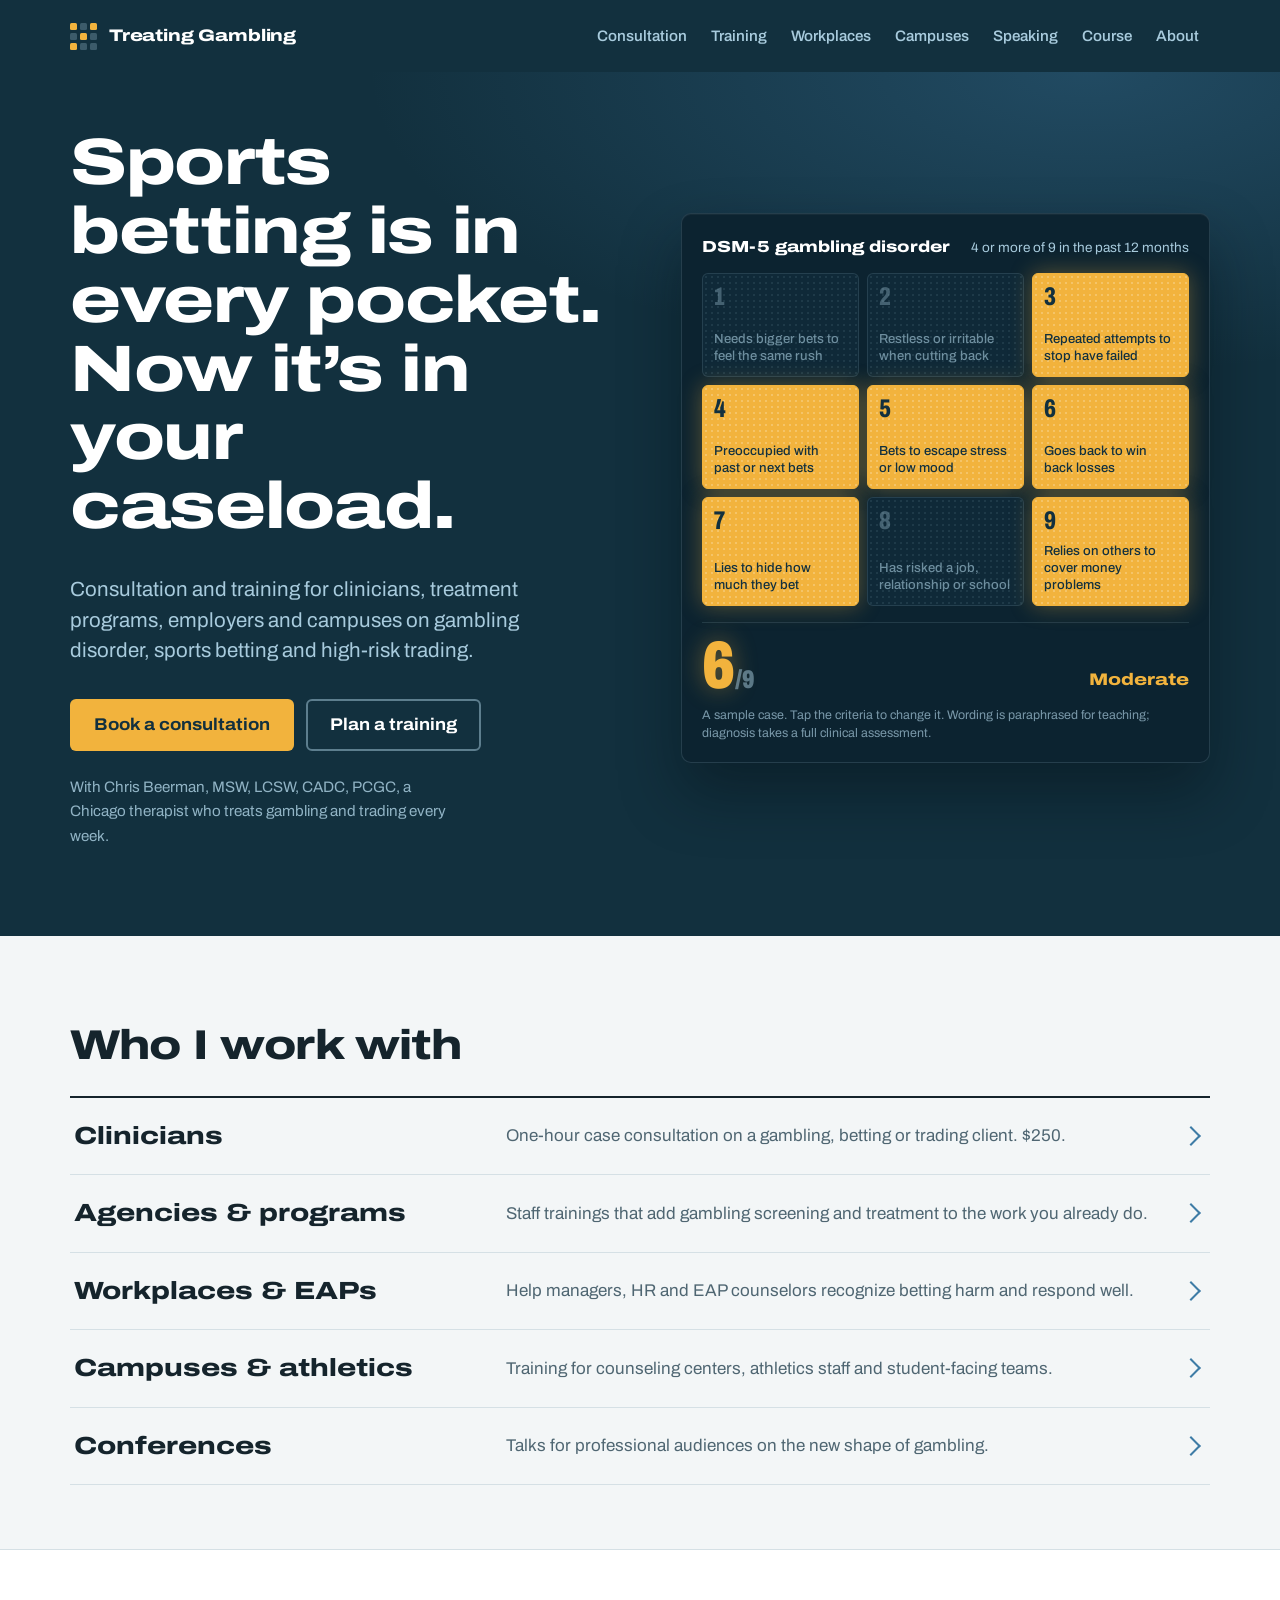
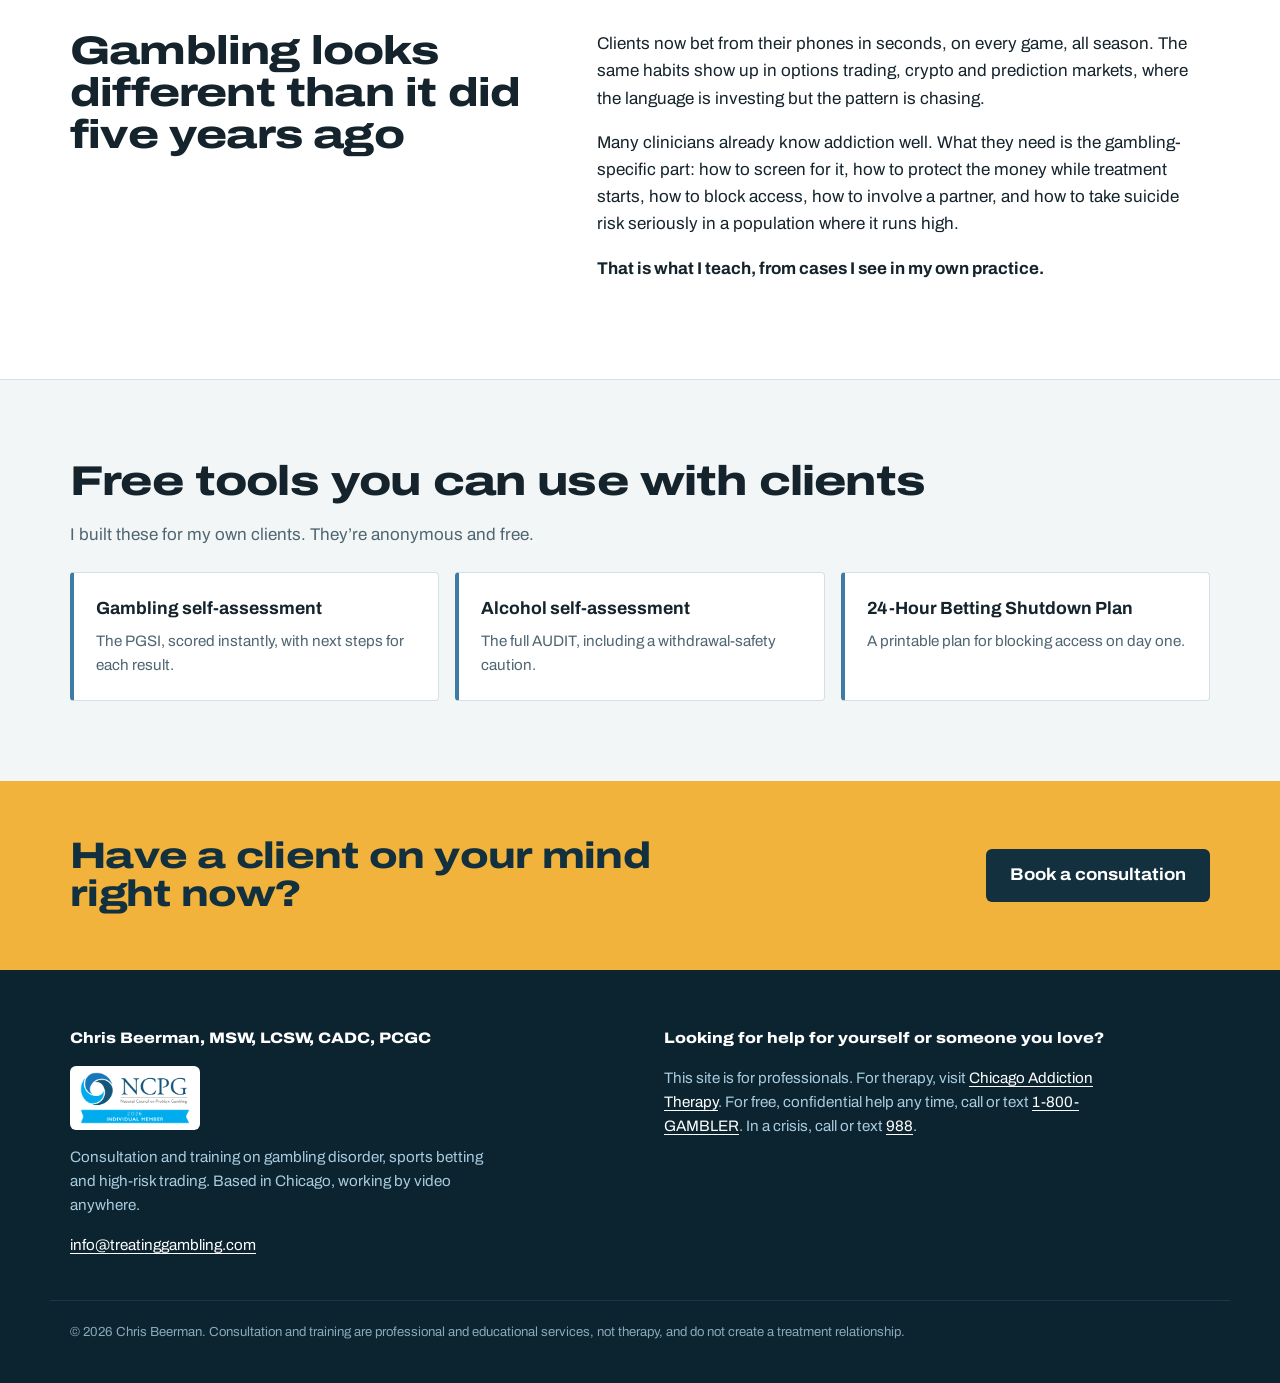
<file: index.html>
<!doctype html>
<html lang="en">
<head>
<!-- Google tag (gtag.js) -->
<script async src="https://www.googletagmanager.com/gtag/js?id=G-GPS27721FX"></script>
<script>
  window.dataLayer = window.dataLayer || [];
  function gtag(){dataLayer.push(arguments);}
  gtag('js', new Date());
  gtag('config', 'G-GPS27721FX');
</script>
<meta charset="utf-8">
<meta name="viewport" content="width=device-width, initial-scale=1">
<title>Treating Gambling: Consultation and Training for Clinicians | Chris Beerman, LCSW</title>
<meta name="description" content="Clinical consultation and training on gambling disorder, sports betting and high-risk trading for clinicians, agencies, workplaces and campuses.">
<link rel="canonical" href="https://treatinggambling.com/">
<meta property="og:title" content="Treating Gambling: Consultation and Training for Clinicians | Chris Beerman, LCSW">
<meta property="og:description" content="Clinical consultation and training on gambling disorder, sports betting and high-risk trading for clinicians, agencies, workplaces and campuses.">
<meta property="og:url" content="https://treatinggambling.com/">
<meta property="og:type" content="website">
<meta name="theme-color" content="#12303E">
<link rel="icon" href="/favicon.svg" type="image/svg+xml">
<link rel="preconnect" href="https://fonts.googleapis.com">
<link rel="preconnect" href="https://fonts.gstatic.com" crossorigin>
<link href="https://fonts.googleapis.com/css2?family=Archivo:wdth,wght@62..125,100..900&display=swap" rel="stylesheet">
<link rel="stylesheet" href="/style.css">
</head>
<body class="p-home">
<a class="skip" href="#main">Skip to content</a>
<header class="site-head">
  <div class="wrap head-row">
    <a class="mark" href="/" aria-label="Treating Gambling, home">
      <span class="mark-grid" aria-hidden="true"><i class="on"></i><i></i><i class="on"></i><i></i><i class="on"></i><i></i><i class="on"></i><i></i><i></i></span>
      <span class="mark-word">Treating Gambling</span>
    </a>
    <nav class="nav-wide" aria-label="Main"><a href="/consultation">Consultation</a><a href="/training">Training</a><a href="/workplaces">Workplaces</a><a href="/campuses">Campuses</a><a href="/speaking">Speaking</a><a href="/course">Course</a><a href="/about">About</a></nav>
    <details class="nav-small">
      <summary>Menu</summary>
      <nav aria-label="Main menu"><a href="/consultation">Consultation</a><a href="/training">Training</a><a href="/workplaces">Workplaces</a><a href="/campuses">Campuses</a><a href="/speaking">Speaking</a><a href="/course">Course</a><a href="/about">About</a><a class="btn btn-amber" href="/consultation">Book a consultation</a></nav>
    </details>
  </div>
</header>
<main id="main">
<section class="hero">
  <div class="wrap hero-grid">
    <div class="hero-copy">
      <h1>Sports betting is in every pocket. Now it&rsquo;s in your caseload.</h1>
      <p class="lede">Consultation and training for clinicians, treatment programs, employers and campuses on gambling disorder, sports betting and high-risk trading.</p>
      <p class="hero-actions">
        <a class="btn btn-amber" href="/consultation">Book a consultation</a>
        <a class="btn btn-ghost" href="/training">Plan a training</a>
      </p>
      <p class="hero-by">With Chris Beerman, MSW, LCSW, CADC, PCGC, a Chicago therapist who treats gambling and trading every week.</p>
    </div>
    <div class="board" id="board">
  <div class="board-head">
    <p class="board-title">DSM-5 gambling disorder</p>
    <p class="board-rule">4 or more of 9 in the past 12 months</p>
  </div>
  <div class="tiles"><button class="tile" type="button" aria-pressed="false" data-i="0"><span class="tile-n">1</span><span class="tile-t">Needs bigger bets to feel the same rush</span></button><button class="tile" type="button" aria-pressed="false" data-i="1"><span class="tile-n">2</span><span class="tile-t">Restless or irritable when cutting back</span></button><button class="tile" type="button" aria-pressed="false" data-i="2"><span class="tile-n">3</span><span class="tile-t">Repeated attempts to stop have failed</span></button><button class="tile" type="button" aria-pressed="false" data-i="3"><span class="tile-n">4</span><span class="tile-t">Preoccupied with past or next bets</span></button><button class="tile" type="button" aria-pressed="false" data-i="4"><span class="tile-n">5</span><span class="tile-t">Bets to escape stress or low mood</span></button><button class="tile" type="button" aria-pressed="false" data-i="5"><span class="tile-n">6</span><span class="tile-t">Goes back to win back losses</span></button><button class="tile" type="button" aria-pressed="false" data-i="6"><span class="tile-n">7</span><span class="tile-t">Lies to hide how much they bet</span></button><button class="tile" type="button" aria-pressed="false" data-i="7"><span class="tile-n">8</span><span class="tile-t">Has risked a job, relationship or school</span></button><button class="tile" type="button" aria-pressed="false" data-i="8"><span class="tile-n">9</span><span class="tile-t">Relies on others to cover money problems</span></button></div>
  <div class="board-foot" aria-live="polite">
    <p class="readout"><span class="count">0</span><span class="of">/9</span></p>
    <p class="sev">Below threshold</p>
  </div>
  <p class="board-note">A sample case. Tap the criteria to change it. Wording is paraphrased for teaching; diagnosis takes a full clinical assessment.</p>
</div>
  </div>
</section>

<section class="who">
  <div class="wrap">
    <h2 class="sec-title">Who I work with</h2>
    <ul class="rows">
      <li><a href="/consultation"><span class="row-name">Clinicians</span><span class="row-desc">One-hour case consultation on a gambling, betting or trading client. $250.</span></a></li>
      <li><a href="/training"><span class="row-name">Agencies &amp; programs</span><span class="row-desc">Staff trainings that add gambling screening and treatment to the work you already do.</span></a></li>
      <li><a href="/workplaces"><span class="row-name">Workplaces &amp; EAPs</span><span class="row-desc">Help managers, HR and EAP counselors recognize betting harm and respond well.</span></a></li>
      <li><a href="/campuses"><span class="row-name">Campuses &amp; athletics</span><span class="row-desc">Training for counseling centers, athletics staff and student-facing teams.</span></a></li>
      <li><a href="/speaking"><span class="row-name">Conferences</span><span class="row-desc">Talks for professional audiences on the new shape of gambling.</span></a></li>
    </ul>
  </div>
</section>

<section class="why">
  <div class="wrap why-grid">
    <h2>Gambling looks different than it did five years ago</h2>
    <div class="why-body">
      <p>Clients now bet from their phones in seconds, on every game, all season. The same habits show up in options trading, crypto and prediction markets, where the language is investing but the pattern is chasing.</p>
      <p>Many clinicians already know addiction well. What they need is the gambling-specific part: how to screen for it, how to protect the money while treatment starts, how to block access, how to involve a partner, and how to take suicide risk seriously in a population where it runs high.</p>
      <p>That is what I teach, from cases I see in my own practice.</p>
    </div>
  </div>
</section>

<section class="tools">
  <div class="wrap">
    <h2 class="sec-title">Free tools you can use with clients</h2>
    <p class="sec-lede">I built these for my own clients. They&rsquo;re anonymous and free.</p>
    <div class="tool-list">
      <a href="https://www.chicagoaddictiontherapy.com/gambling-assessment"><strong>Gambling self-assessment</strong><span>The PGSI, scored instantly, with next steps for each result.</span></a>
      <a href="https://www.chicagoaddictiontherapy.com/alcohol-assessment"><strong>Alcohol self-assessment</strong><span>The full AUDIT, including a withdrawal-safety caution.</span></a>
      <a href="https://www.chicagoaddictiontherapy.com/betting-shutdown-plan"><strong>24-Hour Betting Shutdown Plan</strong><span>A printable plan for blocking access on day one.</span></a>
    </div>
  </div>
</section>

<section class="closer">
  <div class="wrap closer-row">
    <h2>Have a client on your mind right now?</h2>
    <a class="btn btn-amber" href="/consultation">Book a consultation</a>
  </div>
</section>
</main>
<footer class="site-foot">
  <div class="wrap foot-grid">
    <div>
      <p class="foot-name">Chris Beerman, MSW, LCSW, CADC, PCGC</p>
      <a class="foot-badge" href="https://www.ncpgambling.org/" rel="noopener"><img src="/ncpg-2026-individual-member.png" alt="National Council on Problem Gambling &mdash; 2026 Individual Member" width="640" height="302" loading="lazy" decoding="async"></a>
      <p>Consultation and training on gambling disorder, sports betting and high-risk trading. Based in Chicago, working by video anywhere.</p>
      <p><a href="mailto:info@treatinggambling.com">info@treatinggambling.com</a></p>
    </div>
    <div>
      <p class="foot-name">Looking for help for yourself or someone you love?</p>
      <p>This site is for professionals. For therapy, visit <a href="https://www.chicagoaddictiontherapy.com">Chicago Addiction Therapy</a>. For free, confidential help any time, call or text <a href="tel:18004262537">1-800-GAMBLER</a>. In a crisis, call or text <a href="tel:988">988</a>.</p>
    </div>
  </div>
  <div class="wrap foot-fine">
    <p>&copy; 2026 Chris Beerman. Consultation and training are professional and educational services, not therapy, and do not create a treatment relationship.</p>
  </div>
</footer>
<script src="/site.js" defer></script>
</body>
</html>
</file>
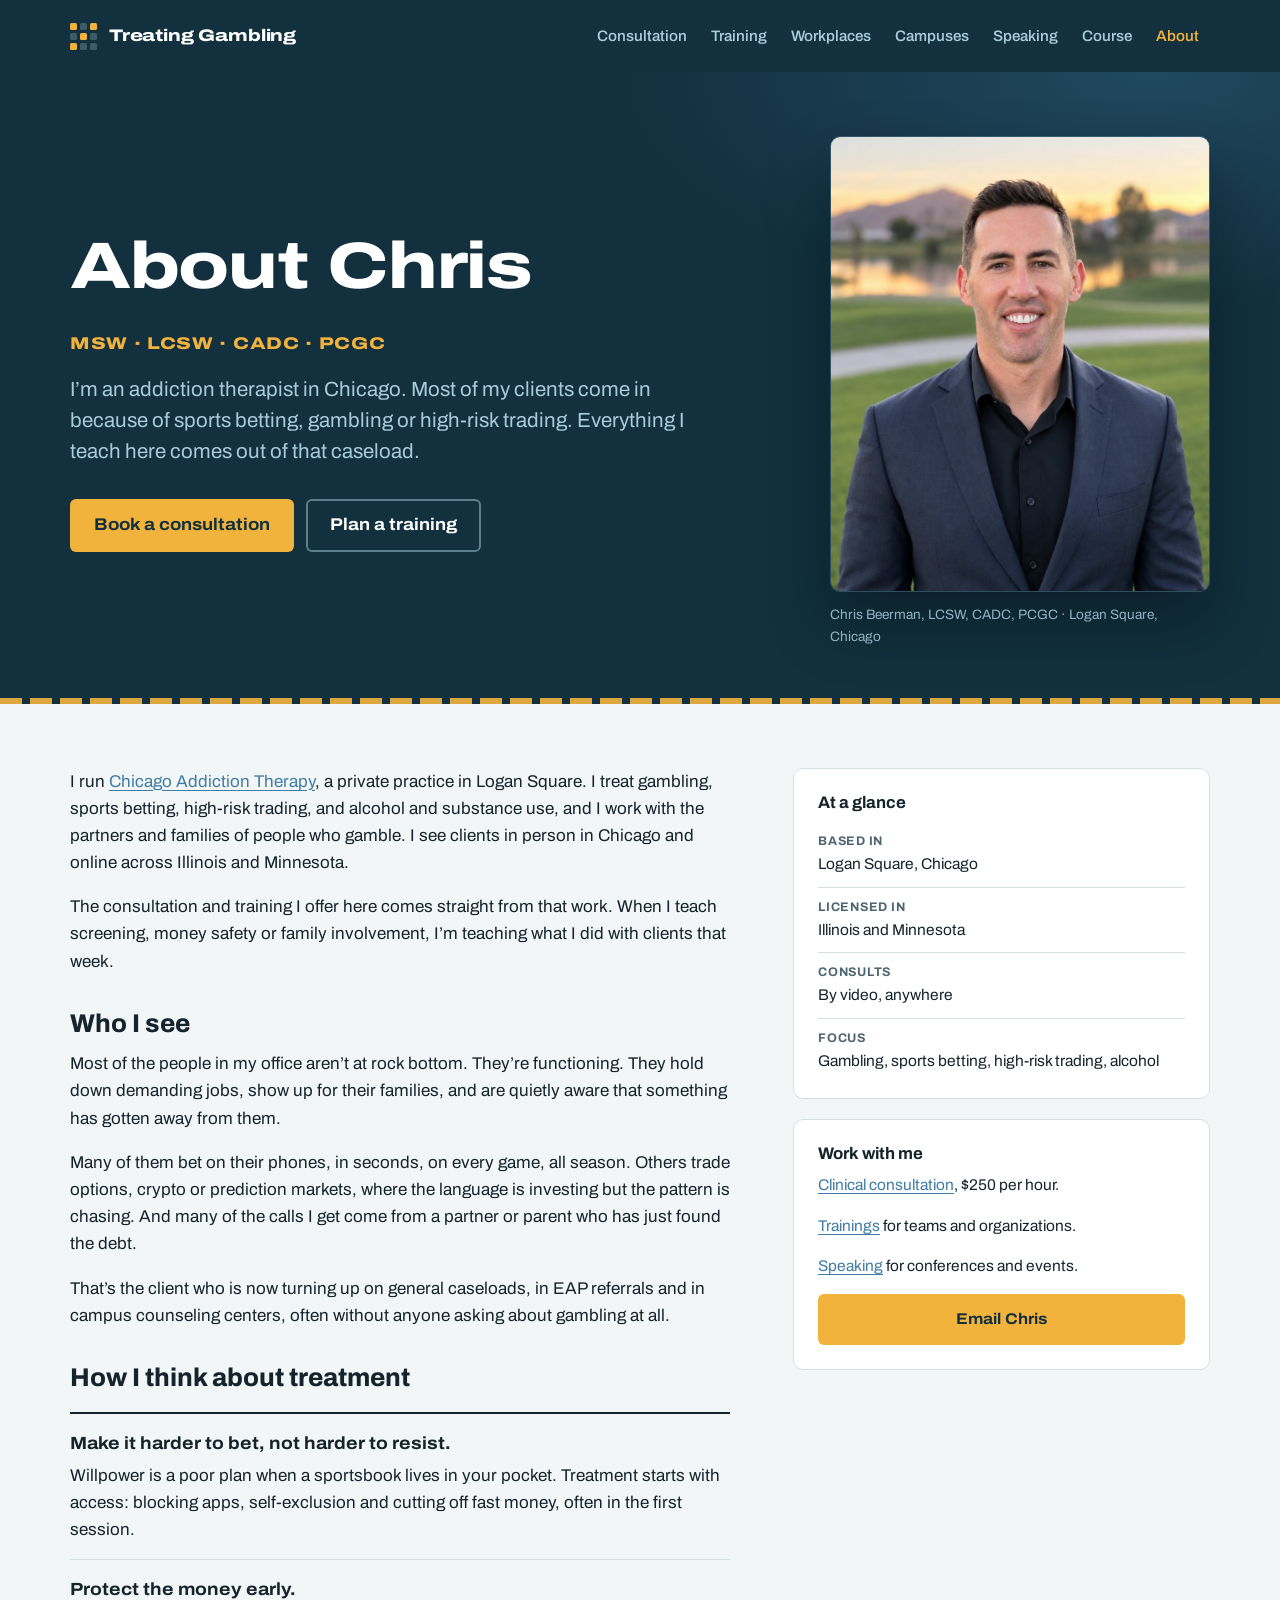
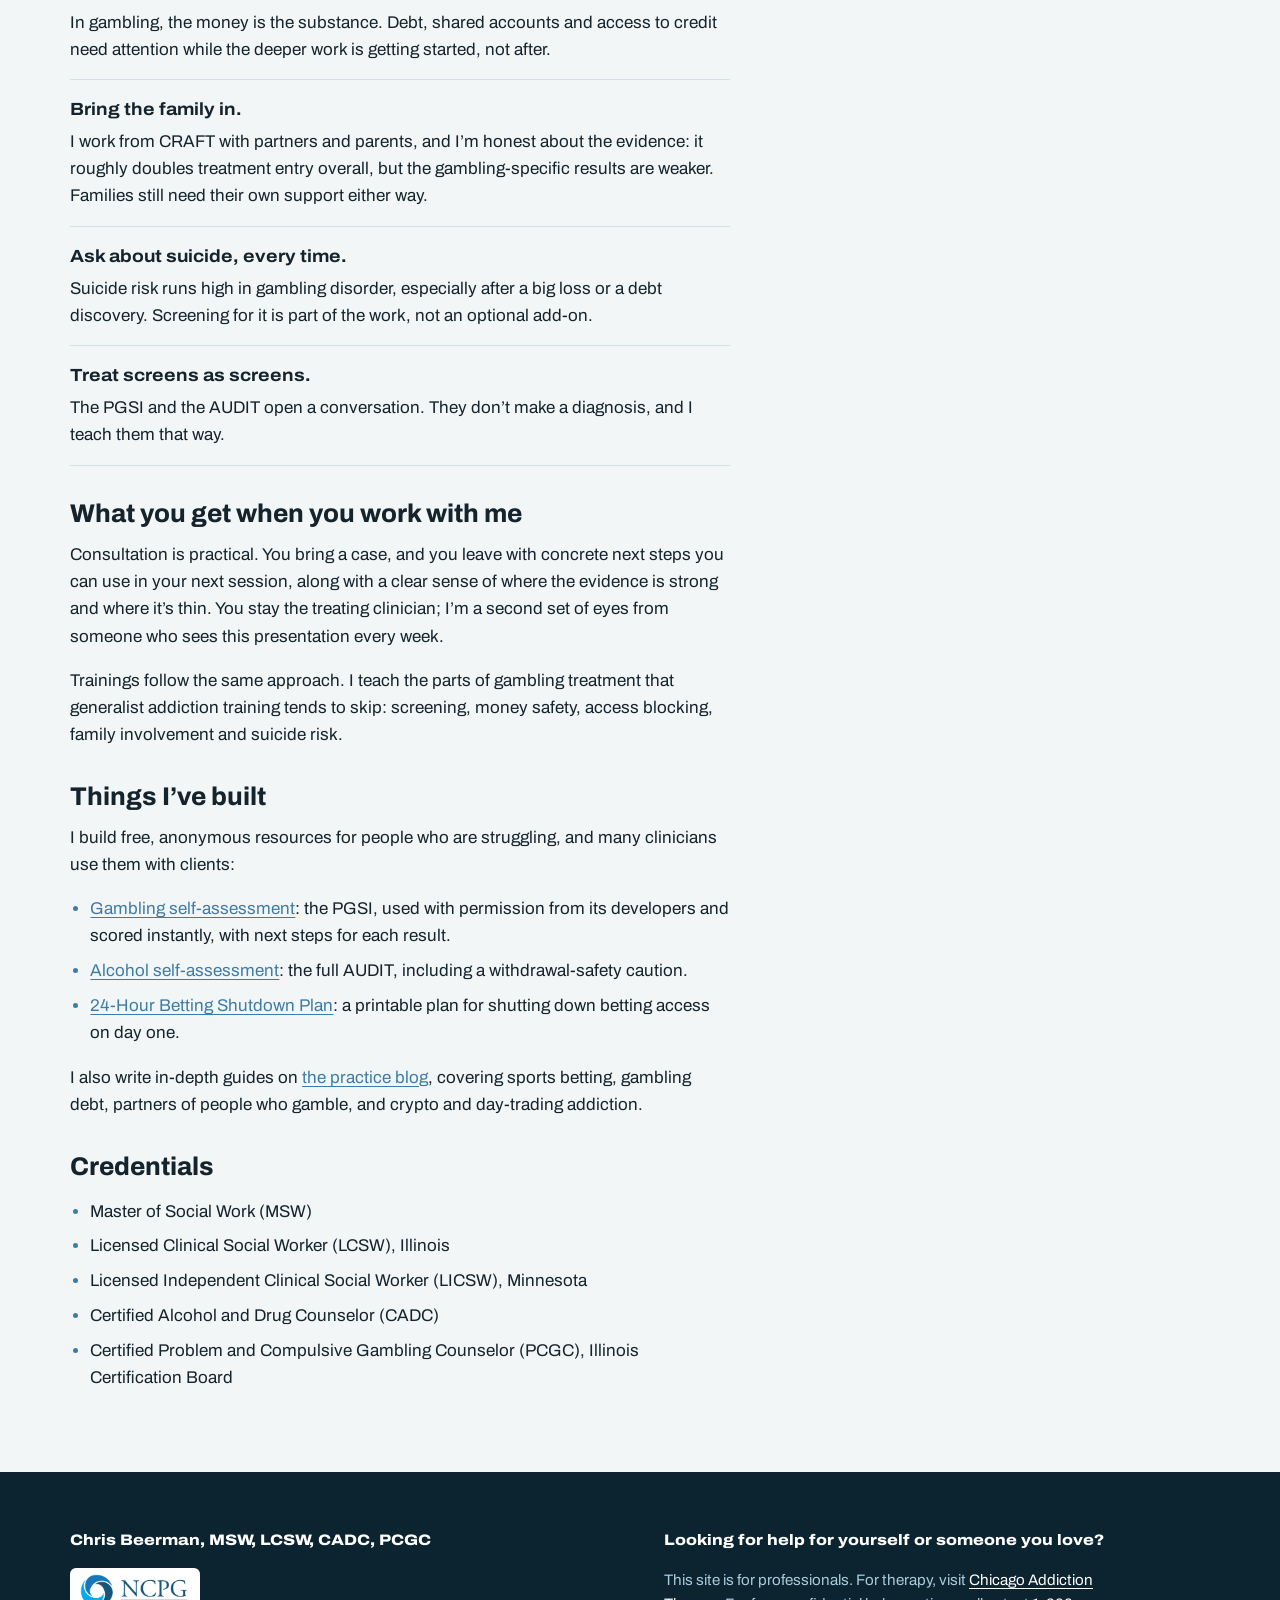
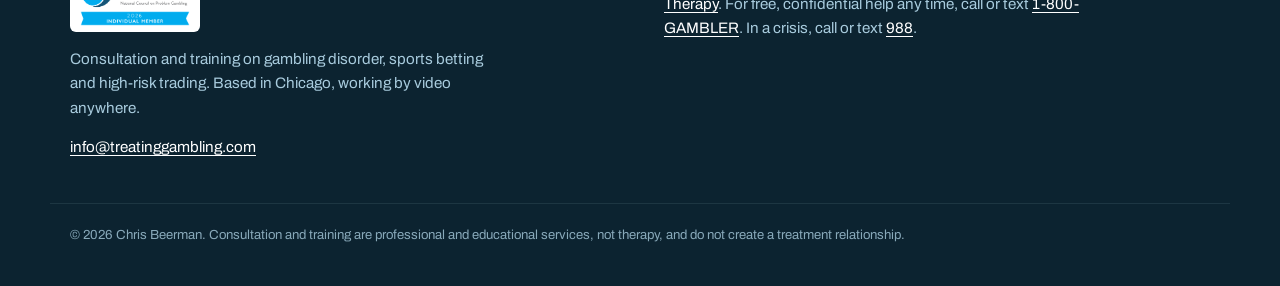
<file: about.html>
<!doctype html>
<html lang="en">
<head>
<meta charset="utf-8">
<meta name="viewport" content="width=device-width, initial-scale=1">
<title>About Chris Beerman, LCSW, CADC, PCGC | Treating Gambling</title>
<meta name="description" content="Chris Beerman is a Chicago addiction therapist specializing in gambling, sports betting and high-risk trading.">
<link rel="canonical" href="https://treatinggambling.com/about">
<meta property="og:title" content="About Chris Beerman, LCSW, CADC, PCGC | Treating Gambling">
<meta property="og:description" content="Chris Beerman is a Chicago addiction therapist specializing in gambling, sports betting and high-risk trading.">
<meta property="og:url" content="https://treatinggambling.com/about">
<meta property="og:type" content="profile">
<meta property="og:image" content="https://treatinggambling.com/chris-beerman.jpg">
<meta name="theme-color" content="#12303E">
<!-- Google tag (gtag.js) -->
<script async src="https://www.googletagmanager.com/gtag/js?id=G-GPS27721FX"></script>
<script>
  window.dataLayer = window.dataLayer || [];
  function gtag(){dataLayer.push(arguments);}
  gtag('js', new Date());
  gtag('config', 'G-GPS27721FX');
</script>
<link rel="icon" href="/favicon.svg" type="image/svg+xml">
<link rel="preconnect" href="https://fonts.googleapis.com">
<link rel="preconnect" href="https://fonts.gstatic.com" crossorigin>
<link href="https://fonts.googleapis.com/css2?family=Archivo:wdth,wght@62..125,100..900&display=swap" rel="stylesheet">
<link rel="stylesheet" href="/style.css">
</head>
<body class="p-inner">
<a class="skip" href="#main">Skip to content</a>
<header class="site-head">
  <div class="wrap head-row">
    <a class="mark" href="/" aria-label="Treating Gambling, home">
      <span class="mark-grid" aria-hidden="true"><i class="on"></i><i></i><i class="on"></i><i></i><i class="on"></i><i></i><i class="on"></i><i></i><i></i></span>
      <span class="mark-word">Treating Gambling</span>
    </a>
    <nav class="nav-wide" aria-label="Main"><a href="/consultation">Consultation</a><a href="/training">Training</a><a href="/workplaces">Workplaces</a><a href="/campuses">Campuses</a><a href="/speaking">Speaking</a><a href="/course">Course</a><a href="/about" aria-current=page>About</a></nav>
    <details class="nav-small">
      <summary>Menu</summary>
      <nav aria-label="Main menu"><a href="/consultation">Consultation</a><a href="/training">Training</a><a href="/workplaces">Workplaces</a><a href="/campuses">Campuses</a><a href="/speaking">Speaking</a><a href="/course">Course</a><a href="/about" aria-current=page>About</a><a class="btn btn-amber" href="/consultation">Book a consultation</a></nav>
    </details>
  </div>
</header>
<main id="main">
<section class="inner-hero about-hero">
  <div class="wrap about-grid">
    <div>
      <h1>About Chris</h1>
      <p class="about-creds">MSW &middot; LCSW &middot; CADC &middot; PCGC</p>
      <p class="lede">I&rsquo;m an addiction therapist in Chicago. Most of my clients come in because of sports betting, gambling or high-risk trading. Everything I teach here comes out of that caseload.</p>
      <p class="hero-actions">
        <a class="btn btn-amber" href="/consultation">Book a consultation</a>
        <a class="btn btn-ghost" href="/training">Plan a training</a>
      </p>
    </div>
    <figure class="portrait">
      <img src="/chris-beerman.jpg" alt="Chris Beerman, smiling, in a dark blazer outdoors at sunset" width="900" height="1080">
      <figcaption>Chris Beerman, LCSW, CADC, PCGC &middot; Logan Square, Chicago</figcaption>
    </figure>
  </div>
</section>
<section class="content">
  <div class="wrap two-col">
    <div class="prose">
      <p>I run <a href="https://www.chicagoaddictiontherapy.com">Chicago Addiction Therapy</a>, a private practice in Logan Square. I treat gambling, sports betting, high-risk trading, and alcohol and substance use, and I work with the partners and families of people who gamble. I see clients in person in Chicago and online across Illinois and Minnesota.</p>
      <p>The consultation and training I offer here comes straight from that work. When I teach screening, money safety or family involvement, I&rsquo;m teaching what I did with clients that week.</p>

      <h2>Who I see</h2>
      <p>Most of the people in my office aren&rsquo;t at rock bottom. They&rsquo;re functioning. They hold down demanding jobs, show up for their families, and are quietly aware that something has gotten away from them.</p>
      <p>Many of them bet on their phones, in seconds, on every game, all season. Others trade options, crypto or prediction markets, where the language is investing but the pattern is chasing. And many of the calls I get come from a partner or parent who has just found the debt.</p>
      <p>That&rsquo;s the client who is now turning up on general caseloads, in EAP referrals and in campus counseling centers, often without anyone asking about gambling at all.</p>

      <h2>How I think about treatment</h2>
      <ul class="principles">
        <li><strong>Make it harder to bet, not harder to resist.</strong> Willpower is a poor plan when a sportsbook lives in your pocket. Treatment starts with access: blocking apps, self-exclusion and cutting off fast money, often in the first session.</li>
        <li><strong>Protect the money early.</strong> In gambling, the money is the substance. Debt, shared accounts and access to credit need attention while the deeper work is getting started, not after.</li>
        <li><strong>Bring the family in.</strong> I work from CRAFT with partners and parents, and I&rsquo;m honest about the evidence: it roughly doubles treatment entry overall, but the gambling-specific results are weaker. Families still need their own support either way.</li>
        <li><strong>Ask about suicide, every time.</strong> Suicide risk runs high in gambling disorder, especially after a big loss or a debt discovery. Screening for it is part of the work, not an optional add-on.</li>
        <li><strong>Treat screens as screens.</strong> The PGSI and the AUDIT open a conversation. They don&rsquo;t make a diagnosis, and I teach them that way.</li>
      </ul>

      <h2>What you get when you work with me</h2>
      <p>Consultation is practical. You bring a case, and you leave with concrete next steps you can use in your next session, along with a clear sense of where the evidence is strong and where it&rsquo;s thin. You stay the treating clinician; I&rsquo;m a second set of eyes from someone who sees this presentation every week.</p>
      <p>Trainings follow the same approach. I teach the parts of gambling treatment that generalist addiction training tends to skip: screening, money safety, access blocking, family involvement and suicide risk.</p>

      <h2>Things I&rsquo;ve built</h2>
      <p>I build free, anonymous resources for people who are struggling, and many clinicians use them with clients:</p>
      <ul>
        <li><a href="https://www.chicagoaddictiontherapy.com/gambling-assessment">Gambling self-assessment</a>: the PGSI, used with permission from its developers and scored instantly, with next steps for each result.</li>
        <li><a href="https://www.chicagoaddictiontherapy.com/alcohol-assessment">Alcohol self-assessment</a>: the full AUDIT, including a withdrawal-safety caution.</li>
        <li><a href="https://www.chicagoaddictiontherapy.com/betting-shutdown-plan">24-Hour Betting Shutdown Plan</a>: a printable plan for shutting down betting access on day one.</li>
      </ul>
      <p>I also write in-depth guides on <a href="https://www.chicagoaddictiontherapy.com/blog">the practice blog</a>, covering sports betting, gambling debt, partners of people who gamble, and crypto and day-trading addiction.</p>

      <h2>Credentials</h2>
      <ul>
        <li>Master of Social Work (MSW)</li>
        <li>Licensed Clinical Social Worker (LCSW), Illinois</li>
        <li>Licensed Independent Clinical Social Worker (LICSW), Minnesota</li>
        <li>Certified Alcohol and Drug Counselor (CADC)</li>
        <li>Certified Problem and Compulsive Gambling Counselor (PCGC), Illinois Certification Board</li>
      </ul>
    </div>
    <aside class="side">
      <div class="fine">
        <h3>At a glance</h3>
        <ul class="facts">
          <li><span>Based in</span>Logan Square, Chicago</li>
          <li><span>Licensed in</span>Illinois and Minnesota</li>
          <li><span>Consults</span>By video, anywhere</li>
          <li><span>Focus</span>Gambling, sports betting, high-risk trading, alcohol</li>
        </ul>
      </div>
      <div class="fine">
        <h3>Work with me</h3>
        <p><a href="/consultation">Clinical consultation</a>, $250 per hour.</p>
        <p><a href="/training">Trainings</a> for teams and organizations.</p>
        <p><a href="/speaking">Speaking</a> for conferences and events.</p>
        <a class="btn btn-amber btn-block" href="mailto:info@treatinggambling.com">Email Chris</a>
      </div>
    </aside>
  </div>
</section>
</main>
<footer class="site-foot">
  <div class="wrap foot-grid">
    <div>
      <p class="foot-name">Chris Beerman, MSW, LCSW, CADC, PCGC</p>
      <a class="foot-badge" href="https://www.ncpgambling.org/" rel="noopener"><img src="/ncpg-2026-individual-member.png" alt="National Council on Problem Gambling &mdash; 2026 Individual Member" width="640" height="302" loading="lazy" decoding="async"></a>
      <p>Consultation and training on gambling disorder, sports betting and high-risk trading. Based in Chicago, working by video anywhere.</p>
      <p><a href="mailto:info@treatinggambling.com">info@treatinggambling.com</a></p>
    </div>
    <div>
      <p class="foot-name">Looking for help for yourself or someone you love?</p>
      <p>This site is for professionals. For therapy, visit <a href="https://www.chicagoaddictiontherapy.com">Chicago Addiction Therapy</a>. For free, confidential help any time, call or text <a href="tel:18004262537">1-800-GAMBLER</a>. In a crisis, call or text <a href="tel:988">988</a>.</p>
    </div>
  </div>
  <div class="wrap foot-fine">
    <p>&copy; 2026 Chris Beerman. Consultation and training are professional and educational services, not therapy, and do not create a treatment relationship.</p>
  </div>
</footer>
<script src="/site.js" defer></script>
</body>
</html>
</file>
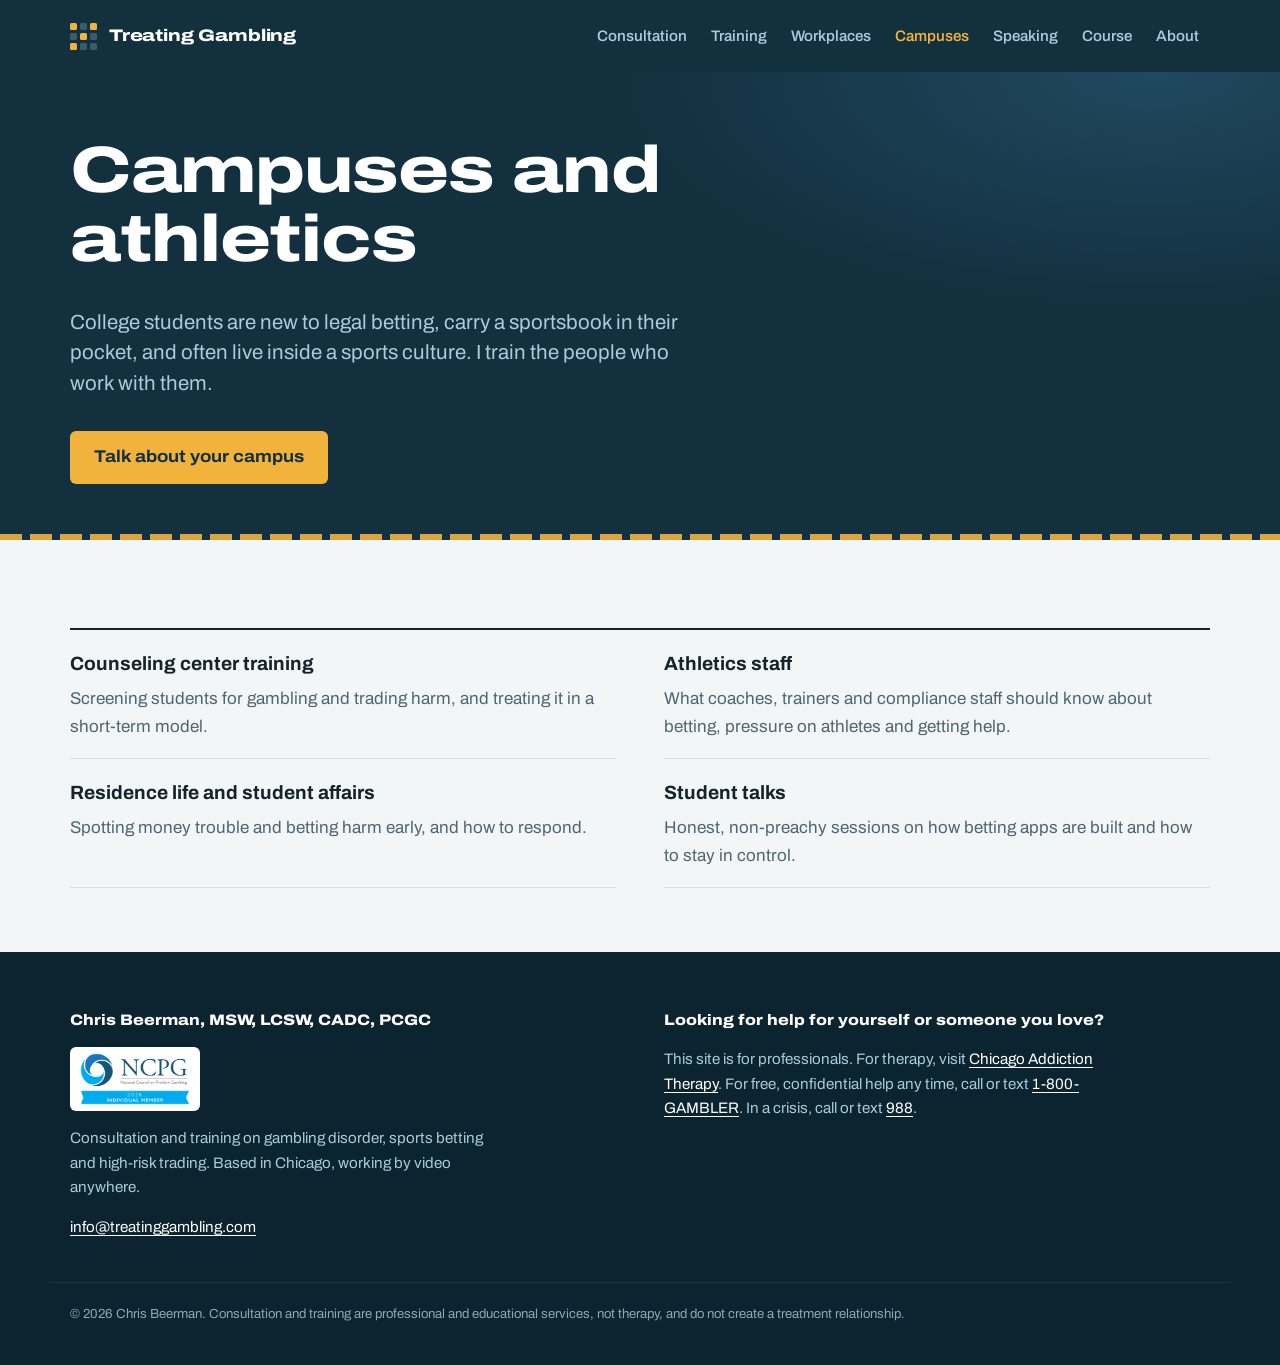
<file: campuses.html>
<!doctype html>
<html lang="en">
<head>
<!-- Google tag (gtag.js) -->
<script async src="https://www.googletagmanager.com/gtag/js?id=G-GPS27721FX"></script>
<script>
  window.dataLayer = window.dataLayer || [];
  function gtag(){dataLayer.push(arguments);}
  gtag('js', new Date());
  gtag('config', 'G-GPS27721FX');
</script>
<meta charset="utf-8">
<meta name="viewport" content="width=device-width, initial-scale=1">
<title>Gambling and Sports Betting Training for Campuses | Treating Gambling</title>
<meta name="description" content="Training for college counseling centers, athletics staff and student affairs on sports betting harm.">
<link rel="canonical" href="https://treatinggambling.com/campuses">
<meta property="og:title" content="Gambling and Sports Betting Training for Campuses | Treating Gambling">
<meta property="og:description" content="Training for college counseling centers, athletics staff and student affairs on sports betting harm.">
<meta property="og:url" content="https://treatinggambling.com/campuses">
<meta property="og:type" content="website">
<meta name="theme-color" content="#12303E">
<link rel="icon" href="/favicon.svg" type="image/svg+xml">
<link rel="preconnect" href="https://fonts.googleapis.com">
<link rel="preconnect" href="https://fonts.gstatic.com" crossorigin>
<link href="https://fonts.googleapis.com/css2?family=Archivo:wdth,wght@62..125,100..900&display=swap" rel="stylesheet">
<link rel="stylesheet" href="/style.css">
</head>
<body class="p-inner">
<a class="skip" href="#main">Skip to content</a>
<header class="site-head">
  <div class="wrap head-row">
    <a class="mark" href="/" aria-label="Treating Gambling, home">
      <span class="mark-grid" aria-hidden="true"><i class="on"></i><i></i><i class="on"></i><i></i><i class="on"></i><i></i><i class="on"></i><i></i><i></i></span>
      <span class="mark-word">Treating Gambling</span>
    </a>
    <nav class="nav-wide" aria-label="Main"><a href="/consultation">Consultation</a><a href="/training">Training</a><a href="/workplaces">Workplaces</a><a href="/campuses" aria-current=page>Campuses</a><a href="/speaking">Speaking</a><a href="/course">Course</a><a href="/about">About</a></nav>
    <details class="nav-small">
      <summary>Menu</summary>
      <nav aria-label="Main menu"><a href="/consultation">Consultation</a><a href="/training">Training</a><a href="/workplaces">Workplaces</a><a href="/campuses" aria-current=page>Campuses</a><a href="/speaking">Speaking</a><a href="/course">Course</a><a href="/about">About</a><a class="btn btn-amber" href="/consultation">Book a consultation</a></nav>
    </details>
  </div>
</header>
<main id="main">
<section class="inner-hero">
  <div class="wrap">
    <h1>Campuses and athletics</h1>
    <p class="lede">College students are new to legal betting, carry a sportsbook in their pocket, and often live inside a sports culture. I train the people who work with them.</p>
    <p class="hero-actions"><a class="btn btn-amber" href="mailto:info@treatinggambling.com?subject=Campus%20inquiry">Talk about your campus</a></p>
  </div>
</section>
<section class="content">
  <div class="wrap">
    <ul class="topics"><li><h3>Counseling center training</h3><p>Screening students for gambling and trading harm, and treating it in a short-term model.</p></li><li><h3>Athletics staff</h3><p>What coaches, trainers and compliance staff should know about betting, pressure on athletes and getting help.</p></li><li><h3>Residence life and student affairs</h3><p>Spotting money trouble and betting harm early, and how to respond.</p></li><li><h3>Student talks</h3><p>Honest, non-preachy sessions on how betting apps are built and how to stay in control.</p></li></ul>
  </div>
</section>
</main>
<footer class="site-foot">
  <div class="wrap foot-grid">
    <div>
      <p class="foot-name">Chris Beerman, MSW, LCSW, CADC, PCGC</p>
      <a class="foot-badge" href="https://www.ncpgambling.org/" rel="noopener"><img src="/ncpg-2026-individual-member.png" alt="National Council on Problem Gambling &mdash; 2026 Individual Member" width="640" height="302" loading="lazy" decoding="async"></a>
      <p>Consultation and training on gambling disorder, sports betting and high-risk trading. Based in Chicago, working by video anywhere.</p>
      <p><a href="mailto:info@treatinggambling.com">info@treatinggambling.com</a></p>
    </div>
    <div>
      <p class="foot-name">Looking for help for yourself or someone you love?</p>
      <p>This site is for professionals. For therapy, visit <a href="https://www.chicagoaddictiontherapy.com">Chicago Addiction Therapy</a>. For free, confidential help any time, call or text <a href="tel:18004262537">1-800-GAMBLER</a>. In a crisis, call or text <a href="tel:988">988</a>.</p>
    </div>
  </div>
  <div class="wrap foot-fine">
    <p>&copy; 2026 Chris Beerman. Consultation and training are professional and educational services, not therapy, and do not create a treatment relationship.</p>
  </div>
</footer>
<script src="/site.js" defer></script>
</body>
</html>
</file>
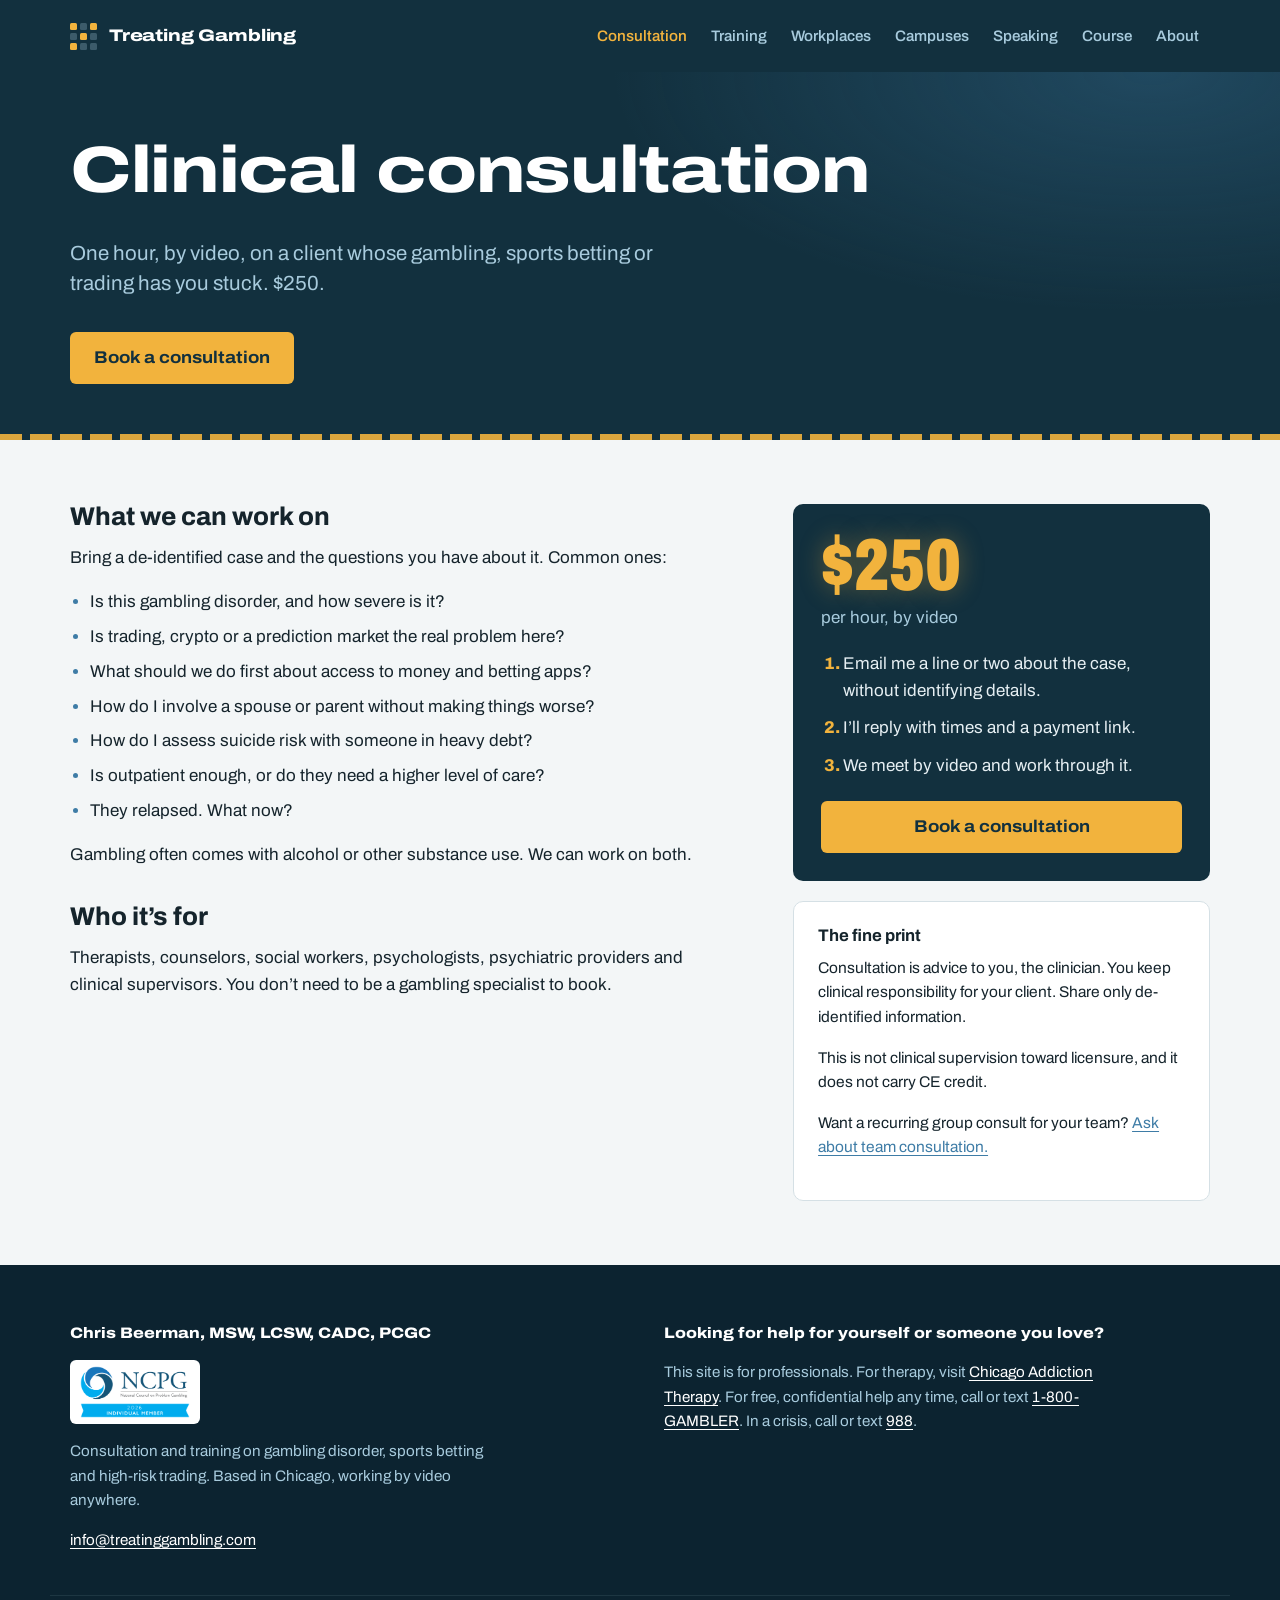
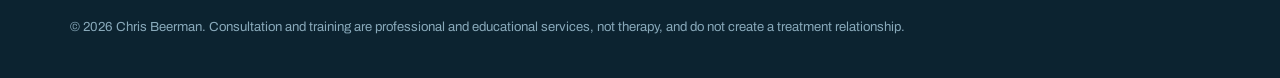
<file: consultation.html>
<!doctype html>
<html lang="en">
<head>
<!-- Google tag (gtag.js) -->
<script async src="https://www.googletagmanager.com/gtag/js?id=G-GPS27721FX"></script>
<script>
  window.dataLayer = window.dataLayer || [];
  function gtag(){dataLayer.push(arguments);}
  gtag('js', new Date());
  gtag('config', 'G-GPS27721FX');
</script>
<meta charset="utf-8">
<meta name="viewport" content="width=device-width, initial-scale=1">
<title>Gambling Case Consultation for Therapists | Treating Gambling</title>
<meta name="description" content="One-hour video consultation for clinicians treating gambling disorder, sports betting or trading. $250 per hour.">
<link rel="canonical" href="https://treatinggambling.com/consultation">
<meta property="og:title" content="Gambling Case Consultation for Therapists | Treating Gambling">
<meta property="og:description" content="One-hour video consultation for clinicians treating gambling disorder, sports betting or trading. $250 per hour.">
<meta property="og:url" content="https://treatinggambling.com/consultation">
<meta property="og:type" content="website">
<meta name="theme-color" content="#12303E">
<link rel="icon" href="/favicon.svg" type="image/svg+xml">
<link rel="preconnect" href="https://fonts.googleapis.com">
<link rel="preconnect" href="https://fonts.gstatic.com" crossorigin>
<link href="https://fonts.googleapis.com/css2?family=Archivo:wdth,wght@62..125,100..900&display=swap" rel="stylesheet">
<link rel="stylesheet" href="/style.css">
</head>
<body class="p-inner">
<a class="skip" href="#main">Skip to content</a>
<header class="site-head">
  <div class="wrap head-row">
    <a class="mark" href="/" aria-label="Treating Gambling, home">
      <span class="mark-grid" aria-hidden="true"><i class="on"></i><i></i><i class="on"></i><i></i><i class="on"></i><i></i><i class="on"></i><i></i><i></i></span>
      <span class="mark-word">Treating Gambling</span>
    </a>
    <nav class="nav-wide" aria-label="Main"><a href="/consultation" aria-current=page>Consultation</a><a href="/training">Training</a><a href="/workplaces">Workplaces</a><a href="/campuses">Campuses</a><a href="/speaking">Speaking</a><a href="/course">Course</a><a href="/about">About</a></nav>
    <details class="nav-small">
      <summary>Menu</summary>
      <nav aria-label="Main menu"><a href="/consultation" aria-current=page>Consultation</a><a href="/training">Training</a><a href="/workplaces">Workplaces</a><a href="/campuses">Campuses</a><a href="/speaking">Speaking</a><a href="/course">Course</a><a href="/about">About</a><a class="btn btn-amber" href="/consultation">Book a consultation</a></nav>
    </details>
  </div>
</header>
<main id="main">
<section class="inner-hero">
  <div class="wrap">
    <h1>Clinical consultation</h1>
    <p class="lede">One hour, by video, on a client whose gambling, sports betting or trading has you stuck. $250.</p>
    <p class="hero-actions"><a class="btn btn-amber" href="mailto:info@treatinggambling.com?subject=Consultation%20request">Book a consultation</a></p>
  </div>
</section>
<section class="content">
  <div class="wrap two-col">
    <div class="prose">
      <h2>What we can work on</h2>
      <p>Bring a de-identified case and the questions you have about it. Common ones:</p>
      <ul>
        <li>Is this gambling disorder, and how severe is it?</li>
        <li>Is trading, crypto or a prediction market the real problem here?</li>
        <li>What should we do first about access to money and betting apps?</li>
        <li>How do I involve a spouse or parent without making things worse?</li>
        <li>How do I assess suicide risk with someone in heavy debt?</li>
        <li>Is outpatient enough, or do they need a higher level of care?</li>
        <li>They relapsed. What now?</li>
      </ul>
      <p>Gambling often comes with alcohol or other substance use. We can work on both.</p>
      <h2>Who it&rsquo;s for</h2>
      <p>Therapists, counselors, social workers, psychologists, psychiatric providers and clinical supervisors. You don&rsquo;t need to be a gambling specialist to book.</p>
    </div>
    <aside class="side">
      <div class="price-card">
        <p class="price">$250</p>
        <p class="price-unit">per hour, by video</p>
        <ol class="steps">
          <li>Email me a line or two about the case, without identifying details.</li>
          <li>I&rsquo;ll reply with times and a payment link.</li>
          <li>We meet by video and work through it.</li>
        </ol>
        <a class="btn btn-amber btn-block" href="mailto:info@treatinggambling.com?subject=Consultation%20request">Book a consultation</a>
      </div>
      <div class="fine">
        <h3>The fine print</h3>
        <p>Consultation is advice to you, the clinician. You keep clinical responsibility for your client. Share only de-identified information.</p>
        <p>This is not clinical supervision toward licensure, and it does not carry CE credit.</p>
        <p>Want a recurring group consult for your team? <a href="mailto:info@treatinggambling.com?subject=Training%20inquiry">Ask about team consultation.</a></p>
      </div>
    </aside>
  </div>
</section>
</main>
<footer class="site-foot">
  <div class="wrap foot-grid">
    <div>
      <p class="foot-name">Chris Beerman, MSW, LCSW, CADC, PCGC</p>
      <a class="foot-badge" href="https://www.ncpgambling.org/" rel="noopener"><img src="/ncpg-2026-individual-member.png" alt="National Council on Problem Gambling &mdash; 2026 Individual Member" width="640" height="302" loading="lazy" decoding="async"></a>
      <p>Consultation and training on gambling disorder, sports betting and high-risk trading. Based in Chicago, working by video anywhere.</p>
      <p><a href="mailto:info@treatinggambling.com">info@treatinggambling.com</a></p>
    </div>
    <div>
      <p class="foot-name">Looking for help for yourself or someone you love?</p>
      <p>This site is for professionals. For therapy, visit <a href="https://www.chicagoaddictiontherapy.com">Chicago Addiction Therapy</a>. For free, confidential help any time, call or text <a href="tel:18004262537">1-800-GAMBLER</a>. In a crisis, call or text <a href="tel:988">988</a>.</p>
    </div>
  </div>
  <div class="wrap foot-fine">
    <p>&copy; 2026 Chris Beerman. Consultation and training are professional and educational services, not therapy, and do not create a treatment relationship.</p>
  </div>
</footer>
<script src="/site.js" defer></script>
</body>
</html>
</file>
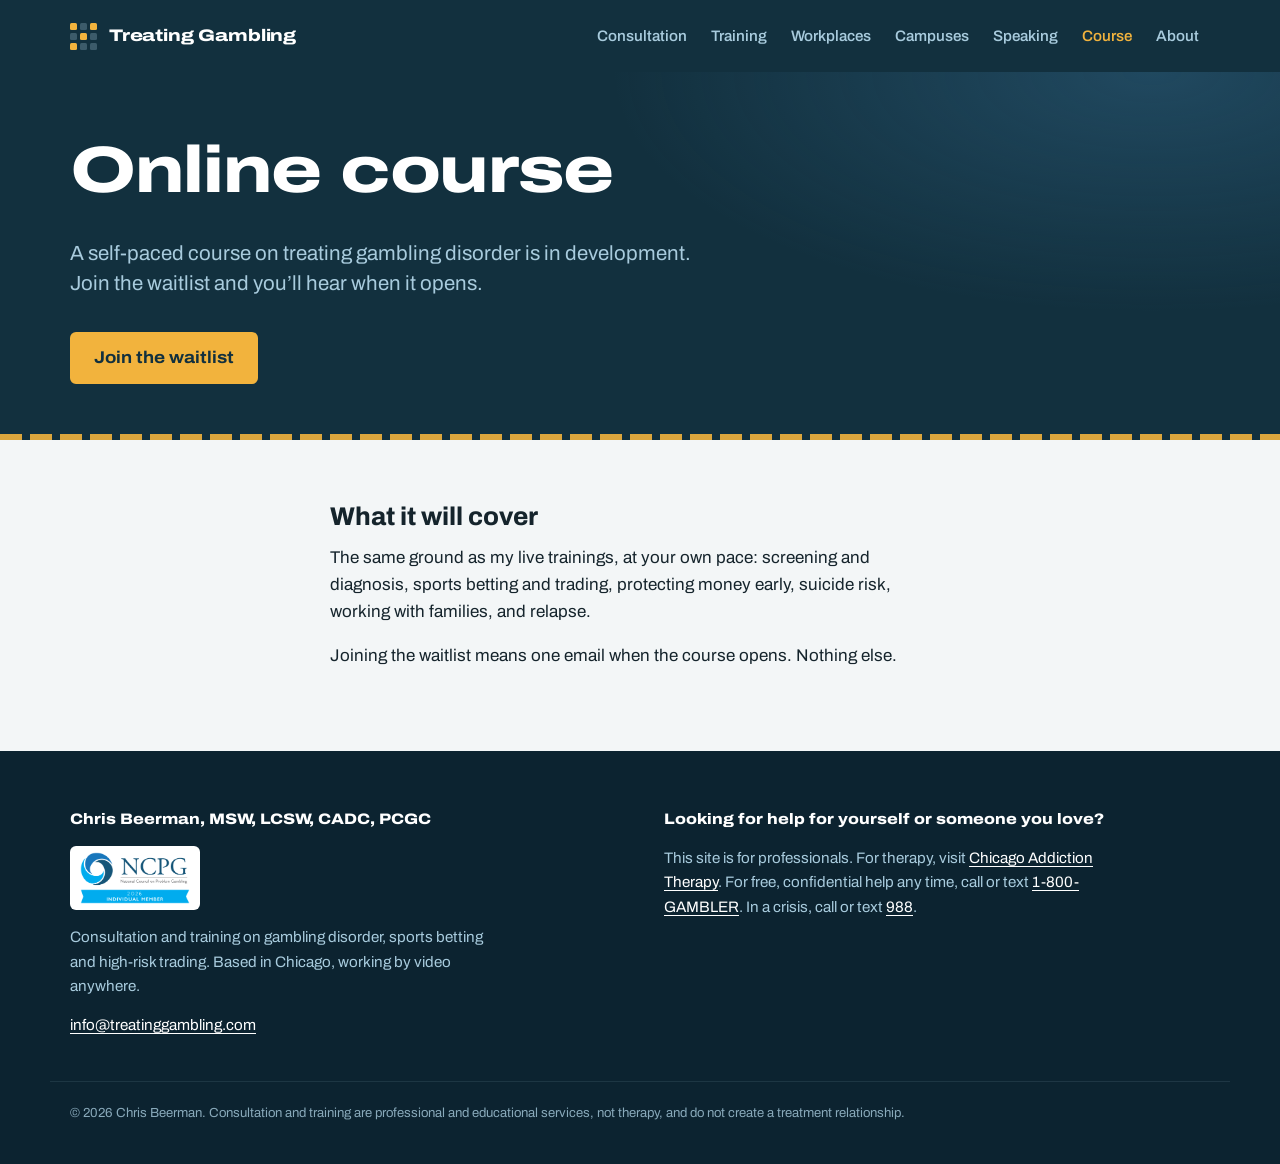
<file: course.html>
<!doctype html>
<html lang="en">
<head>
<!-- Google tag (gtag.js) -->
<script async src="https://www.googletagmanager.com/gtag/js?id=G-GPS27721FX"></script>
<script>
  window.dataLayer = window.dataLayer || [];
  function gtag(){dataLayer.push(arguments);}
  gtag('js', new Date());
  gtag('config', 'G-GPS27721FX');
</script>
<meta charset="utf-8">
<meta name="viewport" content="width=device-width, initial-scale=1">
<title>Online Course on Treating Gambling Disorder | Treating Gambling</title>
<meta name="description" content="A self-paced course for clinicians on treating gambling disorder. Join the waitlist.">
<link rel="canonical" href="https://treatinggambling.com/course">
<meta property="og:title" content="Online Course on Treating Gambling Disorder | Treating Gambling">
<meta property="og:description" content="A self-paced course for clinicians on treating gambling disorder. Join the waitlist.">
<meta property="og:url" content="https://treatinggambling.com/course">
<meta property="og:type" content="website">
<meta name="theme-color" content="#12303E">
<link rel="icon" href="/favicon.svg" type="image/svg+xml">
<link rel="preconnect" href="https://fonts.googleapis.com">
<link rel="preconnect" href="https://fonts.gstatic.com" crossorigin>
<link href="https://fonts.googleapis.com/css2?family=Archivo:wdth,wght@62..125,100..900&display=swap" rel="stylesheet">
<link rel="stylesheet" href="/style.css">
</head>
<body class="p-inner">
<a class="skip" href="#main">Skip to content</a>
<header class="site-head">
  <div class="wrap head-row">
    <a class="mark" href="/" aria-label="Treating Gambling, home">
      <span class="mark-grid" aria-hidden="true"><i class="on"></i><i></i><i class="on"></i><i></i><i class="on"></i><i></i><i class="on"></i><i></i><i></i></span>
      <span class="mark-word">Treating Gambling</span>
    </a>
    <nav class="nav-wide" aria-label="Main"><a href="/consultation">Consultation</a><a href="/training">Training</a><a href="/workplaces">Workplaces</a><a href="/campuses">Campuses</a><a href="/speaking">Speaking</a><a href="/course" aria-current=page>Course</a><a href="/about">About</a></nav>
    <details class="nav-small">
      <summary>Menu</summary>
      <nav aria-label="Main menu"><a href="/consultation">Consultation</a><a href="/training">Training</a><a href="/workplaces">Workplaces</a><a href="/campuses">Campuses</a><a href="/speaking">Speaking</a><a href="/course" aria-current=page>Course</a><a href="/about">About</a><a class="btn btn-amber" href="/consultation">Book a consultation</a></nav>
    </details>
  </div>
</header>
<main id="main">
<section class="inner-hero">
  <div class="wrap">
    <h1>Online course</h1>
    <p class="lede">A self-paced course on treating gambling disorder is in development. Join the waitlist and you&rsquo;ll hear when it opens.</p>
    <p class="hero-actions"><a class="btn btn-amber" href="mailto:info@treatinggambling.com?subject=Course%20waitlist&amp;body=Please%20add%20me%20to%20the%20course%20waitlist.">Join the waitlist</a></p>
  </div>
</section>
<section class="content">
  <div class="wrap prose narrow">
    <h2>What it will cover</h2>
    <p>The same ground as my live trainings, at your own pace: screening and diagnosis, sports betting and trading, protecting money early, suicide risk, working with families, and relapse.</p>
    <p>Joining the waitlist means one email when the course opens. Nothing else.</p>
  </div>
</section>
</main>
<footer class="site-foot">
  <div class="wrap foot-grid">
    <div>
      <p class="foot-name">Chris Beerman, MSW, LCSW, CADC, PCGC</p>
      <a class="foot-badge" href="https://www.ncpgambling.org/" rel="noopener"><img src="/ncpg-2026-individual-member.png" alt="National Council on Problem Gambling &mdash; 2026 Individual Member" width="640" height="302" loading="lazy" decoding="async"></a>
      <p>Consultation and training on gambling disorder, sports betting and high-risk trading. Based in Chicago, working by video anywhere.</p>
      <p><a href="mailto:info@treatinggambling.com">info@treatinggambling.com</a></p>
    </div>
    <div>
      <p class="foot-name">Looking for help for yourself or someone you love?</p>
      <p>This site is for professionals. For therapy, visit <a href="https://www.chicagoaddictiontherapy.com">Chicago Addiction Therapy</a>. For free, confidential help any time, call or text <a href="tel:18004262537">1-800-GAMBLER</a>. In a crisis, call or text <a href="tel:988">988</a>.</p>
    </div>
  </div>
  <div class="wrap foot-fine">
    <p>&copy; 2026 Chris Beerman. Consultation and training are professional and educational services, not therapy, and do not create a treatment relationship.</p>
  </div>
</footer>
<script src="/site.js" defer></script>
</body>
</html>
</file>
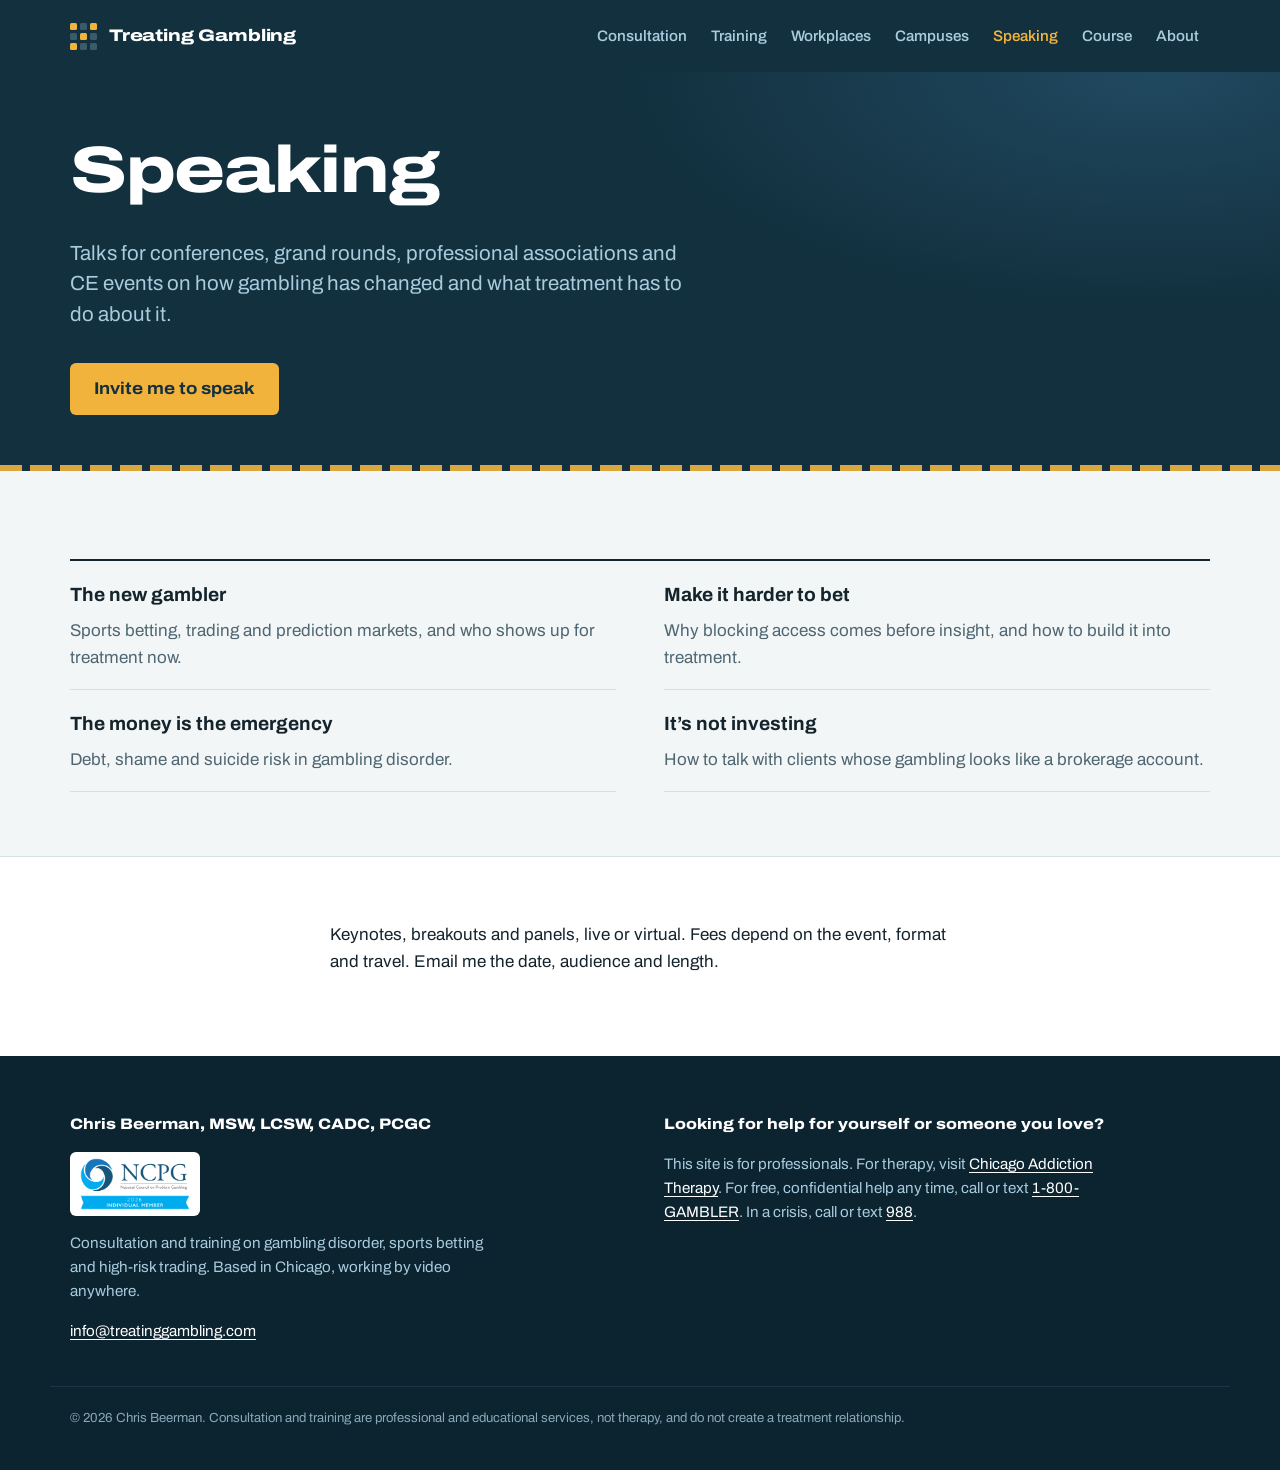
<file: speaking.html>
<!doctype html>
<html lang="en">
<head>
<!-- Google tag (gtag.js) -->
<script async src="https://www.googletagmanager.com/gtag/js?id=G-GPS27721FX"></script>
<script>
  window.dataLayer = window.dataLayer || [];
  function gtag(){dataLayer.push(arguments);}
  gtag('js', new Date());
  gtag('config', 'G-GPS27721FX');
</script>
<meta charset="utf-8">
<meta name="viewport" content="width=device-width, initial-scale=1">
<title>Speaking on Gambling and Sports Betting | Treating Gambling</title>
<meta name="description" content="Conference talks and keynotes on sports betting, trading and gambling treatment by Chris Beerman, LCSW, CADC, PCGC.">
<link rel="canonical" href="https://treatinggambling.com/speaking">
<meta property="og:title" content="Speaking on Gambling and Sports Betting | Treating Gambling">
<meta property="og:description" content="Conference talks and keynotes on sports betting, trading and gambling treatment by Chris Beerman, LCSW, CADC, PCGC.">
<meta property="og:url" content="https://treatinggambling.com/speaking">
<meta property="og:type" content="website">
<meta name="theme-color" content="#12303E">
<link rel="icon" href="/favicon.svg" type="image/svg+xml">
<link rel="preconnect" href="https://fonts.googleapis.com">
<link rel="preconnect" href="https://fonts.gstatic.com" crossorigin>
<link href="https://fonts.googleapis.com/css2?family=Archivo:wdth,wght@62..125,100..900&display=swap" rel="stylesheet">
<link rel="stylesheet" href="/style.css">
</head>
<body class="p-inner">
<a class="skip" href="#main">Skip to content</a>
<header class="site-head">
  <div class="wrap head-row">
    <a class="mark" href="/" aria-label="Treating Gambling, home">
      <span class="mark-grid" aria-hidden="true"><i class="on"></i><i></i><i class="on"></i><i></i><i class="on"></i><i></i><i class="on"></i><i></i><i></i></span>
      <span class="mark-word">Treating Gambling</span>
    </a>
    <nav class="nav-wide" aria-label="Main"><a href="/consultation">Consultation</a><a href="/training">Training</a><a href="/workplaces">Workplaces</a><a href="/campuses">Campuses</a><a href="/speaking" aria-current=page>Speaking</a><a href="/course">Course</a><a href="/about">About</a></nav>
    <details class="nav-small">
      <summary>Menu</summary>
      <nav aria-label="Main menu"><a href="/consultation">Consultation</a><a href="/training">Training</a><a href="/workplaces">Workplaces</a><a href="/campuses">Campuses</a><a href="/speaking" aria-current=page>Speaking</a><a href="/course">Course</a><a href="/about">About</a><a class="btn btn-amber" href="/consultation">Book a consultation</a></nav>
    </details>
  </div>
</header>
<main id="main">
<section class="inner-hero">
  <div class="wrap">
    <h1>Speaking</h1>
    <p class="lede">Talks for conferences, grand rounds, professional associations and CE events on how gambling has changed and what treatment has to do about it.</p>
    <p class="hero-actions"><a class="btn btn-amber" href="mailto:info@treatinggambling.com?subject=Speaking%20inquiry">Invite me to speak</a></p>
  </div>
</section>
<section class="content">
  <div class="wrap">
    <ul class="topics"><li><h3>The new gambler</h3><p>Sports betting, trading and prediction markets, and who shows up for treatment now.</p></li><li><h3>Make it harder to bet</h3><p>Why blocking access comes before insight, and how to build it into treatment.</p></li><li><h3>The money is the emergency</h3><p>Debt, shame and suicide risk in gambling disorder.</p></li><li><h3>It&rsquo;s not investing</h3><p>How to talk with clients whose gambling looks like a brokerage account.</p></li></ul>
  </div>
</section>
<section class="content alt">
  <div class="wrap prose narrow">
    <p>Keynotes, breakouts and panels, live or virtual. Fees depend on the event, format and travel. Email me the date, audience and length.</p>
  </div>
</section>
</main>
<footer class="site-foot">
  <div class="wrap foot-grid">
    <div>
      <p class="foot-name">Chris Beerman, MSW, LCSW, CADC, PCGC</p>
      <a class="foot-badge" href="https://www.ncpgambling.org/" rel="noopener"><img src="/ncpg-2026-individual-member.png" alt="National Council on Problem Gambling &mdash; 2026 Individual Member" width="640" height="302" loading="lazy" decoding="async"></a>
      <p>Consultation and training on gambling disorder, sports betting and high-risk trading. Based in Chicago, working by video anywhere.</p>
      <p><a href="mailto:info@treatinggambling.com">info@treatinggambling.com</a></p>
    </div>
    <div>
      <p class="foot-name">Looking for help for yourself or someone you love?</p>
      <p>This site is for professionals. For therapy, visit <a href="https://www.chicagoaddictiontherapy.com">Chicago Addiction Therapy</a>. For free, confidential help any time, call or text <a href="tel:18004262537">1-800-GAMBLER</a>. In a crisis, call or text <a href="tel:988">988</a>.</p>
    </div>
  </div>
  <div class="wrap foot-fine">
    <p>&copy; 2026 Chris Beerman. Consultation and training are professional and educational services, not therapy, and do not create a treatment relationship.</p>
  </div>
</footer>
<script src="/site.js" defer></script>
</body>
</html>
</file>
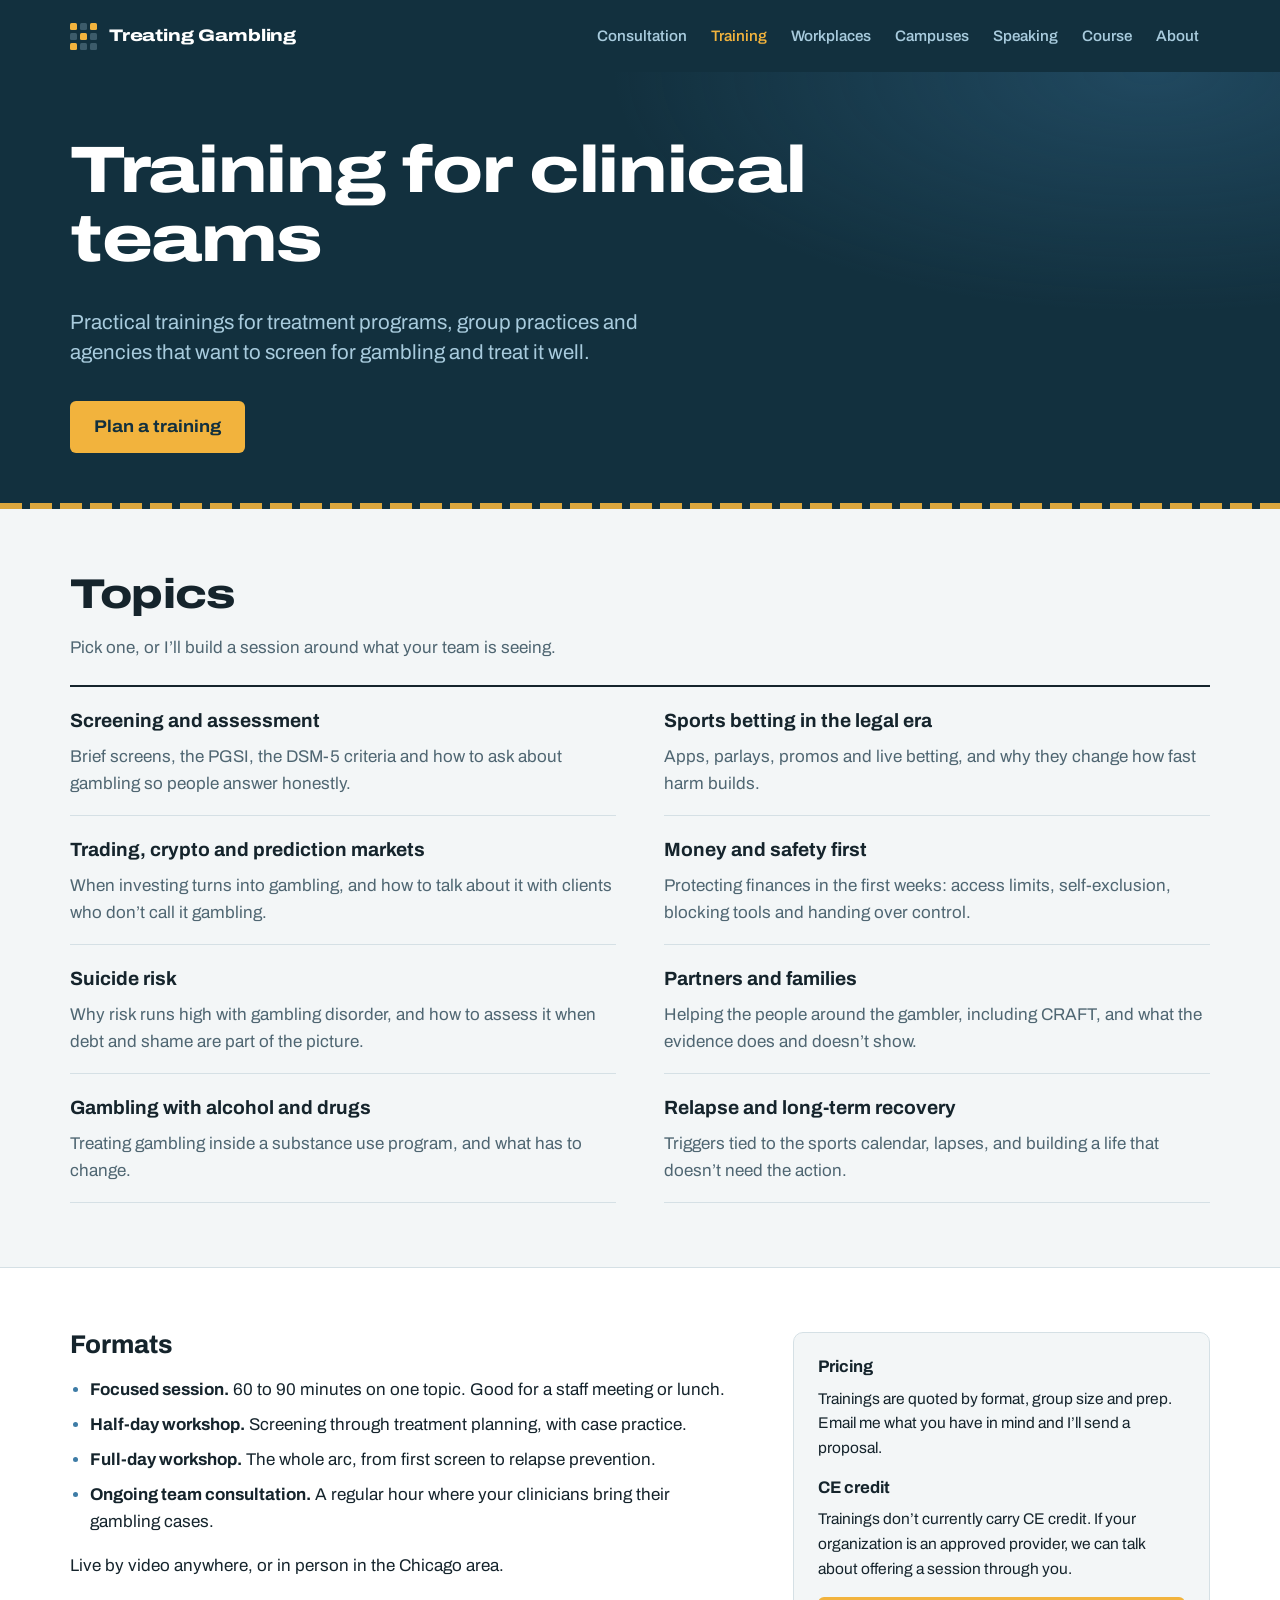
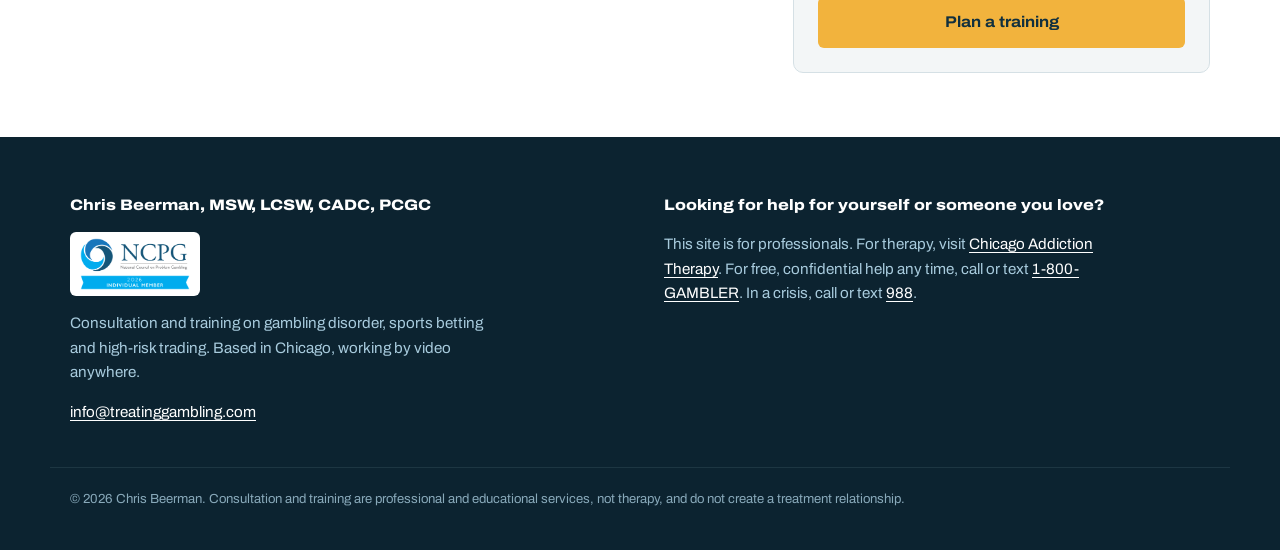
<file: training.html>
<!doctype html>
<html lang="en">
<head>
<!-- Google tag (gtag.js) -->
<script async src="https://www.googletagmanager.com/gtag/js?id=G-GPS27721FX"></script>
<script>
  window.dataLayer = window.dataLayer || [];
  function gtag(){dataLayer.push(arguments);}
  gtag('js', new Date());
  gtag('config', 'G-GPS27721FX');
</script>
<meta charset="utf-8">
<meta name="viewport" content="width=device-width, initial-scale=1">
<title>Gambling Disorder Training for Clinical Teams | Treating Gambling</title>
<meta name="description" content="Trainings for treatment programs and agencies on screening, sports betting, trading, suicide risk, families and relapse.">
<link rel="canonical" href="https://treatinggambling.com/training">
<meta property="og:title" content="Gambling Disorder Training for Clinical Teams | Treating Gambling">
<meta property="og:description" content="Trainings for treatment programs and agencies on screening, sports betting, trading, suicide risk, families and relapse.">
<meta property="og:url" content="https://treatinggambling.com/training">
<meta property="og:type" content="website">
<meta name="theme-color" content="#12303E">
<link rel="icon" href="/favicon.svg" type="image/svg+xml">
<link rel="preconnect" href="https://fonts.googleapis.com">
<link rel="preconnect" href="https://fonts.gstatic.com" crossorigin>
<link href="https://fonts.googleapis.com/css2?family=Archivo:wdth,wght@62..125,100..900&display=swap" rel="stylesheet">
<link rel="stylesheet" href="/style.css">
</head>
<body class="p-inner">
<a class="skip" href="#main">Skip to content</a>
<header class="site-head">
  <div class="wrap head-row">
    <a class="mark" href="/" aria-label="Treating Gambling, home">
      <span class="mark-grid" aria-hidden="true"><i class="on"></i><i></i><i class="on"></i><i></i><i class="on"></i><i></i><i class="on"></i><i></i><i></i></span>
      <span class="mark-word">Treating Gambling</span>
    </a>
    <nav class="nav-wide" aria-label="Main"><a href="/consultation">Consultation</a><a href="/training" aria-current=page>Training</a><a href="/workplaces">Workplaces</a><a href="/campuses">Campuses</a><a href="/speaking">Speaking</a><a href="/course">Course</a><a href="/about">About</a></nav>
    <details class="nav-small">
      <summary>Menu</summary>
      <nav aria-label="Main menu"><a href="/consultation">Consultation</a><a href="/training" aria-current=page>Training</a><a href="/workplaces">Workplaces</a><a href="/campuses">Campuses</a><a href="/speaking">Speaking</a><a href="/course">Course</a><a href="/about">About</a><a class="btn btn-amber" href="/consultation">Book a consultation</a></nav>
    </details>
  </div>
</header>
<main id="main">
<section class="inner-hero">
  <div class="wrap">
    <h1>Training for clinical teams</h1>
    <p class="lede">Practical trainings for treatment programs, group practices and agencies that want to screen for gambling and treat it well.</p>
    <p class="hero-actions"><a class="btn btn-amber" href="mailto:info@treatinggambling.com?subject=Training%20inquiry">Plan a training</a></p>
  </div>
</section>
<section class="content">
  <div class="wrap">
    <h2 class="sec-title">Topics</h2>
    <p class="sec-lede">Pick one, or I&rsquo;ll build a session around what your team is seeing.</p>
    <ul class="topics"><li><h3>Screening and assessment</h3><p>Brief screens, the PGSI, the DSM-5 criteria and how to ask about gambling so people answer honestly.</p></li><li><h3>Sports betting in the legal era</h3><p>Apps, parlays, promos and live betting, and why they change how fast harm builds.</p></li><li><h3>Trading, crypto and prediction markets</h3><p>When investing turns into gambling, and how to talk about it with clients who don&rsquo;t call it gambling.</p></li><li><h3>Money and safety first</h3><p>Protecting finances in the first weeks: access limits, self-exclusion, blocking tools and handing over control.</p></li><li><h3>Suicide risk</h3><p>Why risk runs high with gambling disorder, and how to assess it when debt and shame are part of the picture.</p></li><li><h3>Partners and families</h3><p>Helping the people around the gambler, including CRAFT, and what the evidence does and doesn&rsquo;t show.</p></li><li><h3>Gambling with alcohol and drugs</h3><p>Treating gambling inside a substance use program, and what has to change.</p></li><li><h3>Relapse and long-term recovery</h3><p>Triggers tied to the sports calendar, lapses, and building a life that doesn&rsquo;t need the action.</p></li></ul>
  </div>
</section>
<section class="content alt">
  <div class="wrap two-col">
    <div class="prose">
      <h2>Formats</h2>
      <ul>
        <li><strong>Focused session.</strong> 60 to 90 minutes on one topic. Good for a staff meeting or lunch.</li>
        <li><strong>Half-day workshop.</strong> Screening through treatment planning, with case practice.</li>
        <li><strong>Full-day workshop.</strong> The whole arc, from first screen to relapse prevention.</li>
        <li><strong>Ongoing team consultation.</strong> A regular hour where your clinicians bring their gambling cases.</li>
      </ul>
      <p>Live by video anywhere, or in person in the Chicago area.</p>
    </div>
    <aside class="side">
      <div class="fine">
        <h3>Pricing</h3>
        <p>Trainings are quoted by format, group size and prep. Email me what you have in mind and I&rsquo;ll send a proposal.</p>
        <h3>CE credit</h3>
        <p>Trainings don&rsquo;t currently carry CE credit. If your organization is an approved provider, we can talk about offering a session through you.</p>
        <a class="btn btn-amber btn-block" href="mailto:info@treatinggambling.com?subject=Training%20inquiry">Plan a training</a>
      </div>
    </aside>
  </div>
</section>
</main>
<footer class="site-foot">
  <div class="wrap foot-grid">
    <div>
      <p class="foot-name">Chris Beerman, MSW, LCSW, CADC, PCGC</p>
      <a class="foot-badge" href="https://www.ncpgambling.org/" rel="noopener"><img src="/ncpg-2026-individual-member.png" alt="National Council on Problem Gambling &mdash; 2026 Individual Member" width="640" height="302" loading="lazy" decoding="async"></a>
      <p>Consultation and training on gambling disorder, sports betting and high-risk trading. Based in Chicago, working by video anywhere.</p>
      <p><a href="mailto:info@treatinggambling.com">info@treatinggambling.com</a></p>
    </div>
    <div>
      <p class="foot-name">Looking for help for yourself or someone you love?</p>
      <p>This site is for professionals. For therapy, visit <a href="https://www.chicagoaddictiontherapy.com">Chicago Addiction Therapy</a>. For free, confidential help any time, call or text <a href="tel:18004262537">1-800-GAMBLER</a>. In a crisis, call or text <a href="tel:988">988</a>.</p>
    </div>
  </div>
  <div class="wrap foot-fine">
    <p>&copy; 2026 Chris Beerman. Consultation and training are professional and educational services, not therapy, and do not create a treatment relationship.</p>
  </div>
</footer>
<script src="/site.js" defer></script>
</body>
</html>
</file>
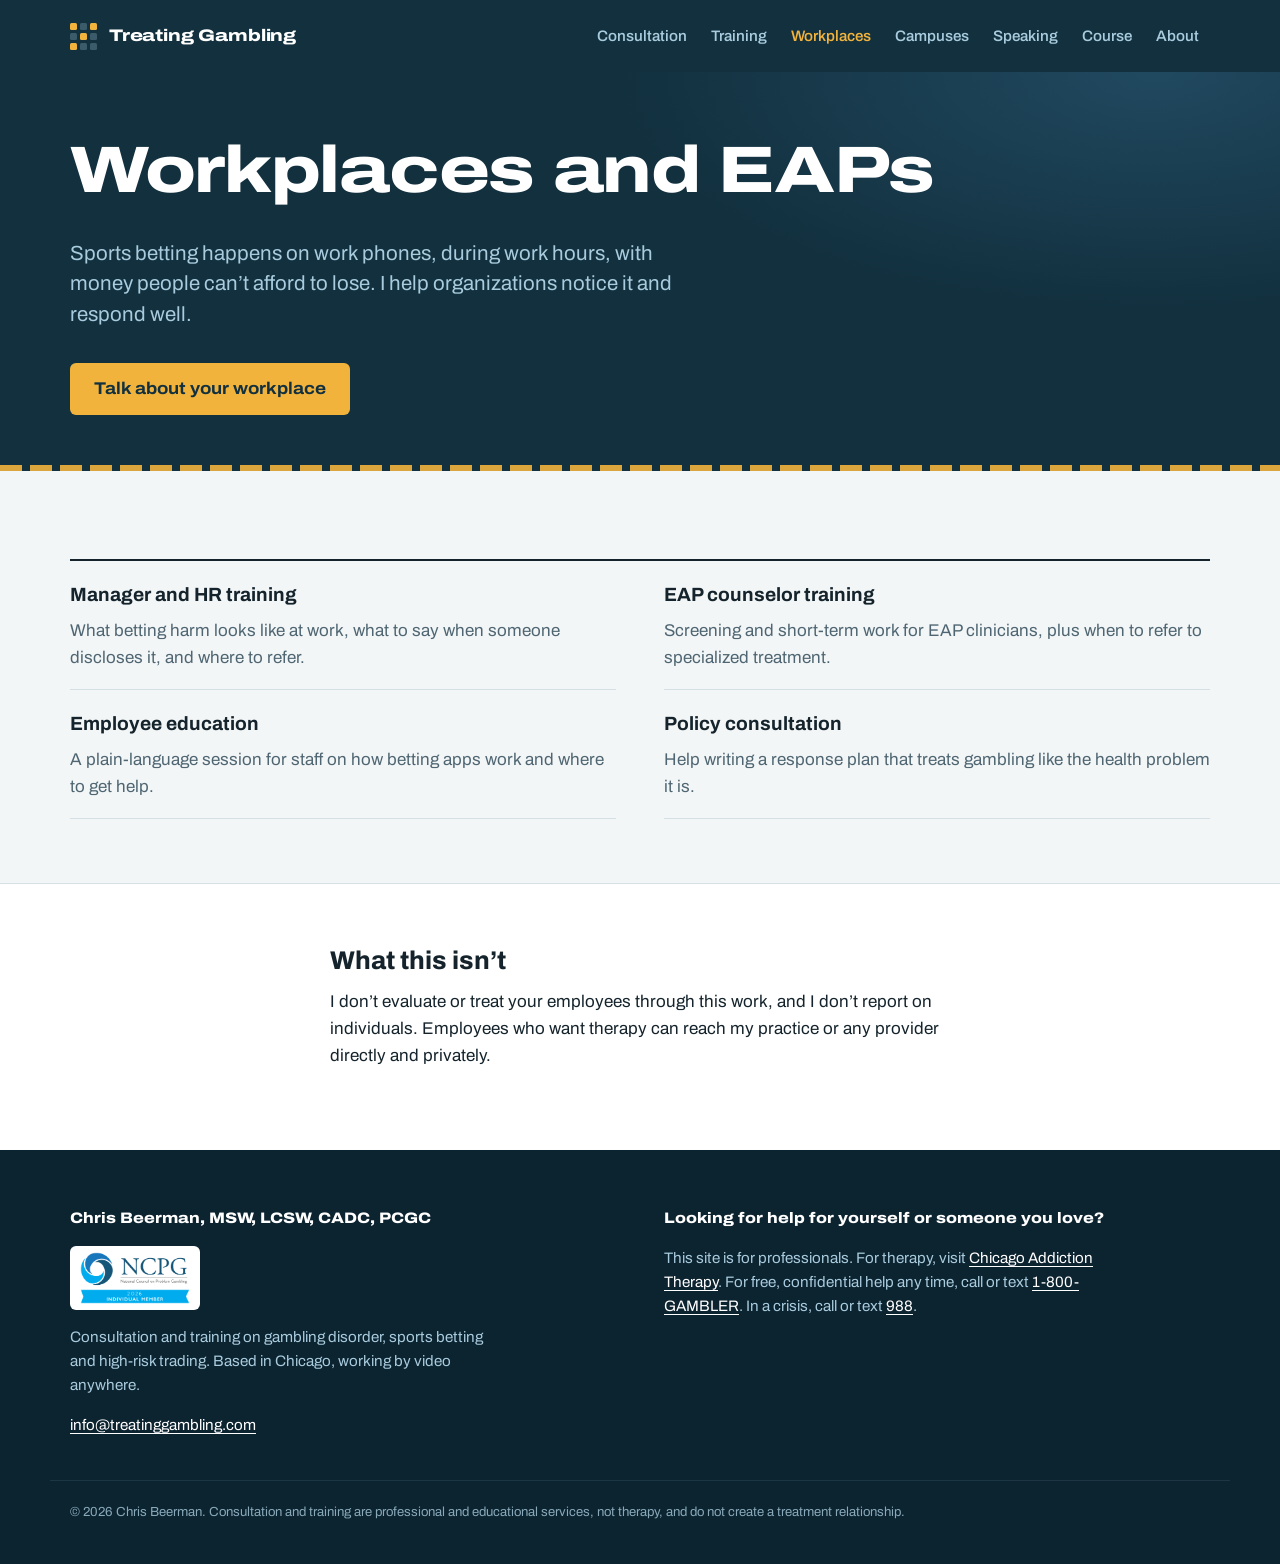
<file: workplaces.html>
<!doctype html>
<html lang="en">
<head>
<!-- Google tag (gtag.js) -->
<script async src="https://www.googletagmanager.com/gtag/js?id=G-GPS27721FX"></script>
<script>
  window.dataLayer = window.dataLayer || [];
  function gtag(){dataLayer.push(arguments);}
  gtag('js', new Date());
  gtag('config', 'G-GPS27721FX');
</script>
<meta charset="utf-8">
<meta name="viewport" content="width=device-width, initial-scale=1">
<title>Sports Betting Training for Workplaces and EAPs | Treating Gambling</title>
<meta name="description" content="Training for managers, HR and EAP counselors on recognizing and responding to sports betting harm.">
<link rel="canonical" href="https://treatinggambling.com/workplaces">
<meta property="og:title" content="Sports Betting Training for Workplaces and EAPs | Treating Gambling">
<meta property="og:description" content="Training for managers, HR and EAP counselors on recognizing and responding to sports betting harm.">
<meta property="og:url" content="https://treatinggambling.com/workplaces">
<meta property="og:type" content="website">
<meta name="theme-color" content="#12303E">
<link rel="icon" href="/favicon.svg" type="image/svg+xml">
<link rel="preconnect" href="https://fonts.googleapis.com">
<link rel="preconnect" href="https://fonts.gstatic.com" crossorigin>
<link href="https://fonts.googleapis.com/css2?family=Archivo:wdth,wght@62..125,100..900&display=swap" rel="stylesheet">
<link rel="stylesheet" href="/style.css">
</head>
<body class="p-inner">
<a class="skip" href="#main">Skip to content</a>
<header class="site-head">
  <div class="wrap head-row">
    <a class="mark" href="/" aria-label="Treating Gambling, home">
      <span class="mark-grid" aria-hidden="true"><i class="on"></i><i></i><i class="on"></i><i></i><i class="on"></i><i></i><i class="on"></i><i></i><i></i></span>
      <span class="mark-word">Treating Gambling</span>
    </a>
    <nav class="nav-wide" aria-label="Main"><a href="/consultation">Consultation</a><a href="/training">Training</a><a href="/workplaces" aria-current=page>Workplaces</a><a href="/campuses">Campuses</a><a href="/speaking">Speaking</a><a href="/course">Course</a><a href="/about">About</a></nav>
    <details class="nav-small">
      <summary>Menu</summary>
      <nav aria-label="Main menu"><a href="/consultation">Consultation</a><a href="/training">Training</a><a href="/workplaces" aria-current=page>Workplaces</a><a href="/campuses">Campuses</a><a href="/speaking">Speaking</a><a href="/course">Course</a><a href="/about">About</a><a class="btn btn-amber" href="/consultation">Book a consultation</a></nav>
    </details>
  </div>
</header>
<main id="main">
<section class="inner-hero">
  <div class="wrap">
    <h1>Workplaces and EAPs</h1>
    <p class="lede">Sports betting happens on work phones, during work hours, with money people can&rsquo;t afford to lose. I help organizations notice it and respond well.</p>
    <p class="hero-actions"><a class="btn btn-amber" href="mailto:info@treatinggambling.com?subject=Workplace%20inquiry">Talk about your workplace</a></p>
  </div>
</section>
<section class="content">
  <div class="wrap">
    <ul class="topics"><li><h3>Manager and HR training</h3><p>What betting harm looks like at work, what to say when someone discloses it, and where to refer.</p></li><li><h3>EAP counselor training</h3><p>Screening and short-term work for EAP clinicians, plus when to refer to specialized treatment.</p></li><li><h3>Employee education</h3><p>A plain-language session for staff on how betting apps work and where to get help.</p></li><li><h3>Policy consultation</h3><p>Help writing a response plan that treats gambling like the health problem it is.</p></li></ul>
  </div>
</section>
<section class="content alt">
  <div class="wrap prose narrow">
    <h2>What this isn&rsquo;t</h2>
    <p>I don&rsquo;t evaluate or treat your employees through this work, and I don&rsquo;t report on individuals. Employees who want therapy can reach my practice or any provider directly and privately.</p>
  </div>
</section>
</main>
<footer class="site-foot">
  <div class="wrap foot-grid">
    <div>
      <p class="foot-name">Chris Beerman, MSW, LCSW, CADC, PCGC</p>
      <a class="foot-badge" href="https://www.ncpgambling.org/" rel="noopener"><img src="/ncpg-2026-individual-member.png" alt="National Council on Problem Gambling &mdash; 2026 Individual Member" width="640" height="302" loading="lazy" decoding="async"></a>
      <p>Consultation and training on gambling disorder, sports betting and high-risk trading. Based in Chicago, working by video anywhere.</p>
      <p><a href="mailto:info@treatinggambling.com">info@treatinggambling.com</a></p>
    </div>
    <div>
      <p class="foot-name">Looking for help for yourself or someone you love?</p>
      <p>This site is for professionals. For therapy, visit <a href="https://www.chicagoaddictiontherapy.com">Chicago Addiction Therapy</a>. For free, confidential help any time, call or text <a href="tel:18004262537">1-800-GAMBLER</a>. In a crisis, call or text <a href="tel:988">988</a>.</p>
    </div>
  </div>
  <div class="wrap foot-fine">
    <p>&copy; 2026 Chris Beerman. Consultation and training are professional and educational services, not therapy, and do not create a treatment relationship.</p>
  </div>
</footer>
<script src="/site.js" defer></script>
</body>
</html>
</file>
<file: style.css>
/* Treating Gambling — scoreboard after dark */
:root {
  --deep: #12303E;      /* lake at night: hero, footer */
  --deeper: #0C2330;    /* board panel */
  --lake: #3E7CA6;      /* links, rules */
  --sky: #A8CBDD;       /* text on dark */
  --paper: #F3F6F7;     /* page */
  --ink: #15242C;       /* body text */
  --muted: #4F6672;
  --amber: #F2B33D;     /* scoreboard bulb: the one loud color */
  --amber-deep: #C98A12;
  --line: #D5E0E5;
  --wide: "wdth" 125;
  --narrow: "wdth" 70;
  --r: 6px;
}

*, *::before, *::after { box-sizing: border-box; }
html { -webkit-text-size-adjust: 100%; }
body {
  margin: 0;
  font-family: "Archivo", system-ui, -apple-system, "Segoe UI", sans-serif;
  font-size: 1.0625rem;
  line-height: 1.6;
  color: var(--ink);
  background: var(--paper);
}
img { max-width: 100%; }
a { color: var(--lake); text-underline-offset: 3px; }
a:hover { color: var(--deep); }
:focus-visible { outline: 3px solid var(--amber); outline-offset: 3px; border-radius: 2px; }

.wrap { width: 100%; max-width: 1180px; margin: 0 auto; padding: 0 20px; }
.skip { position: absolute; left: -9999px; top: 8px; background: var(--amber); color: var(--deep); padding: 8px 14px; z-index: 50; }
.skip:focus { left: 8px; }

/* Type */
h1, h2, h3 { line-height: 1.05; margin: 0 0 .5em; color: inherit; }
h1, .sec-title, .why h2, .closer h2 {
  font-variation-settings: var(--wide);
  font-weight: 800;
  letter-spacing: -0.02em;
}
h1 { font-size: clamp(2.2rem, 5.2vw, 4.1rem); }
h2 { font-size: clamp(1.6rem, 3vw, 2.3rem); font-weight: 750; }
h3 { font-size: 1.15rem; font-weight: 700; line-height: 1.25; }
.lede { font-size: clamp(1.1rem, 1.6vw, 1.3rem); line-height: 1.5; max-width: 40ch; margin: 0 0 1.6em; }
p { margin: 0 0 1em; }

/* Buttons */
.btn {
  display: inline-block;
  font: inherit;
  font-weight: 700;
  font-variation-settings: "wdth" 110;
  text-decoration: none;
  padding: 14px 22px;
  border-radius: var(--r);
  border: 2px solid transparent;
  line-height: 1.2;
  transition: transform .15s ease, background-color .15s ease;
}
.btn:active { transform: translateY(1px); }
.btn-amber { background: var(--amber); color: var(--deep); }
.btn-amber:hover { background: #FFC75A; color: var(--deep); }
.btn-ghost { border-color: rgba(168, 203, 221, .5); color: #fff; }
.btn-ghost:hover { border-color: var(--sky); color: #fff; background: rgba(168,203,221,.08); }
.btn-block { display: block; text-align: center; }
.hero-actions { display: flex; flex-wrap: wrap; gap: 12px; margin: 0 0 1.4em; }

/* Header */
.site-head { background: var(--deep); color: #fff; position: relative; z-index: 10; }
.head-row { display: flex; align-items: center; justify-content: space-between; gap: 20px; min-height: 72px; }
.mark { display: inline-flex; align-items: center; gap: 12px; color: #fff; text-decoration: none; }
.mark:hover { color: #fff; }
.mark-grid { display: grid; grid-template-columns: repeat(3, 7px); gap: 3px; }
.mark-grid i { width: 7px; height: 7px; border-radius: 1.5px; background: rgba(168, 203, 221, .28); }
.mark-grid i.on { background: var(--amber); }
.mark-word { font-weight: 800; font-variation-settings: var(--wide); font-size: 1.05rem; letter-spacing: -0.01em; white-space: nowrap; }
.nav-wide { display: flex; gap: 2px; }
.nav-wide a, .nav-small nav a:not(.btn) {
  color: var(--sky);
  text-decoration: none;
  padding: 8px 11px;
  border-radius: 4px;
  font-size: .95rem;
  font-weight: 550;
}
.nav-wide a:hover, .nav-small nav a:not(.btn):hover { color: #fff; background: rgba(168,203,221,.1); }
.nav-wide a[aria-current], .nav-small nav a[aria-current] { color: var(--amber); }
.nav-small { display: none; position: relative; }
.nav-small summary {
  list-style: none; cursor: pointer; color: #fff; font-weight: 700;
  padding: 8px 14px; border: 2px solid rgba(168,203,221,.4); border-radius: var(--r);
}
.nav-small summary::-webkit-details-marker { display: none; }
.nav-small[open] summary { border-color: var(--amber); }
.nav-small nav {
  position: absolute; right: 0; top: calc(100% + 10px);
  background: var(--deeper); border: 1px solid rgba(168,203,221,.2);
  border-radius: var(--r); padding: 10px; width: min(280px, calc(100vw - 40px));
  display: flex; flex-direction: column; gap: 2px;
  box-shadow: 0 18px 40px rgba(5, 18, 26, .45);
}
.nav-small nav .btn { margin-top: 8px; text-align: center; }

/* Home hero: the board */
.hero {
  background:
    radial-gradient(1200px 500px at 85% 0%, rgba(62,124,166,.35), transparent 60%),
    var(--deep);
  color: #fff;
  padding: 56px 0 88px;
  overflow: hidden;
}
.hero-grid { display: grid; grid-template-columns: 1.05fr 1fr; gap: 56px; align-items: center; }
.hero h1 { max-width: 13ch; }
.hero .lede { color: var(--sky); }
.hero-by { color: var(--sky); font-size: .95rem; max-width: 44ch; opacity: .85; margin: 0; }

.board {
  background: var(--deeper);
  border: 1px solid rgba(168,203,221,.16);
  border-radius: 10px;
  padding: 20px;
  box-shadow: 0 30px 60px rgba(4, 15, 22, .45), inset 0 1px 0 rgba(255,255,255,.04);
}
.board-head { display: flex; justify-content: space-between; align-items: baseline; gap: 12px; flex-wrap: wrap; margin-bottom: 14px; }
.board-title { margin: 0; font-weight: 800; font-variation-settings: var(--wide); font-size: 1rem; color: #fff; }
.board-rule { margin: 0; font-size: .85rem; color: var(--sky); }
.tiles { display: grid; grid-template-columns: repeat(3, 1fr); gap: 8px; }
.tile {
  font: inherit;
  text-align: left;
  cursor: pointer;
  min-height: 104px;
  padding: 10px 11px 12px;
  border-radius: 6px;
  border: 1px solid rgba(168,203,221,.14);
  background:
    radial-gradient(rgba(168,203,221,.10) 1px, transparent 1.4px) 0 0 / 6px 6px,
    #0F2938;
  color: rgba(168,203,221,.62);
  display: flex; flex-direction: column; justify-content: space-between; gap: 8px;
  transition: background-color .25s ease, color .25s ease, border-color .25s ease, box-shadow .25s ease;
}
.tile:hover { border-color: rgba(168,203,221,.4); color: var(--sky); }
.tile-n {
  font-variation-settings: var(--narrow);
  font-weight: 800;
  font-size: 1.6rem;
  line-height: 1;
  color: rgba(168,203,221,.35);
}
.tile-t { font-size: .82rem; line-height: 1.3; font-weight: 500; }
.tile[aria-pressed="true"] {
  background:
    radial-gradient(rgba(255,255,255,.22) 1px, transparent 1.4px) 0 0 / 6px 6px,
    var(--amber);
  border-color: var(--amber);
  color: var(--deep);
  box-shadow: 0 0 22px rgba(242,179,61,.35);
}
.tile[aria-pressed="true"] .tile-n { color: var(--deep); }
.board-foot {
  display: flex; align-items: flex-end; justify-content: space-between; gap: 12px;
  margin-top: 16px; padding-top: 14px; border-top: 1px solid rgba(168,203,221,.14);
}
.readout { margin: 0; line-height: .85; font-variation-settings: var(--narrow); font-weight: 900; }
.readout .count { font-size: 4.2rem; color: var(--amber); text-shadow: 0 0 24px rgba(242,179,61,.4); }
.readout .of { font-size: 1.6rem; color: rgba(168,203,221,.5); }
.sev {
  margin: 0; font-weight: 800; font-variation-settings: var(--wide); font-size: 1.05rem;
  color: var(--sky); text-align: right;
}
.board[data-level="1"] .sev, .board[data-level="2"] .sev, .board[data-level="3"] .sev { color: var(--amber); }
.board-note { margin: 12px 0 0; font-size: .78rem; color: rgba(168,203,221,.7); line-height: 1.45; }

/* Sections */
.sec-title { font-size: clamp(1.7rem, 3.4vw, 2.6rem); }
.sec-lede { color: var(--muted); max-width: 52ch; margin-top: -0.2em; }

.who { padding: 88px 0 64px; }
.rows { list-style: none; margin: 28px 0 0; padding: 0; border-top: 2px solid var(--ink); }
.rows a {
  display: grid; grid-template-columns: minmax(200px, 1fr) 1.6fr auto; gap: 24px; align-items: center;
  padding: 24px 4px; border-bottom: 1px solid var(--line); color: var(--ink); text-decoration: none;
  transition: padding .2s ease, background-color .2s ease;
}
.rows a::after {
  content: ""; width: 14px; height: 14px; border-top: 2.5px solid currentColor; border-right: 2.5px solid currentColor;
  transform: rotate(45deg); justify-self: end; margin-right: 8px; color: var(--lake);
}
.rows a:hover { background: #fff; padding-left: 16px; }
.rows a:hover::after { color: var(--amber-deep); }
.row-name { font-weight: 800; font-variation-settings: var(--wide); font-size: clamp(1.2rem, 2vw, 1.55rem); line-height: 1.15; }
.row-desc { color: var(--muted); }

.why { background: #fff; padding: 80px 0; border-top: 1px solid var(--line); border-bottom: 1px solid var(--line); }
.why-grid { display: grid; grid-template-columns: 1fr 1.3fr; gap: 56px; }
.why h2 { font-size: clamp(1.7rem, 3.2vw, 2.5rem); }
.why-body p { max-width: 62ch; }
.why-body p:last-child { font-weight: 700; }

.tools { padding: 80px 0; }
.tool-list { display: grid; grid-template-columns: repeat(3, 1fr); gap: 16px; margin-top: 24px; }
.tool-list a {
  display: flex; flex-direction: column; gap: 6px; padding: 22px; text-decoration: none; color: var(--ink);
  background: #fff; border: 1px solid var(--line); border-left: 4px solid var(--lake); border-radius: 4px;
}
.tool-list a:hover { border-left-color: var(--amber); }
.tool-list strong { font-size: 1.1rem; }
.tool-list span { color: var(--muted); font-size: .95rem; }

.closer { background: var(--amber); padding: 56px 0; }
.closer-row { display: flex; align-items: center; justify-content: space-between; gap: 24px; flex-wrap: wrap; }
.closer h2 { margin: 0; color: var(--deep); max-width: 20ch; font-size: clamp(1.6rem, 3vw, 2.3rem); }
.closer .btn-amber { background: var(--deep); color: #fff; }
.closer .btn-amber:hover { background: #1B4357; color: #fff; }

/* Inner pages */
.inner-hero {
  background:
    radial-gradient(900px 400px at 90% 0%, rgba(62,124,166,.32), transparent 60%),
    var(--deep);
  color: #fff;
  padding: 64px 0 56px;
  position: relative;
}
.inner-hero::after {
  content: ""; position: absolute; left: 0; right: 0; bottom: 0; height: 6px;
  background: repeating-linear-gradient(90deg, var(--amber) 0 22px, transparent 22px 30px);
  opacity: .9;
}
.inner-hero h1 { max-width: 18ch; }
.inner-hero .lede { color: var(--sky); max-width: 52ch; }
.inner-hero .hero-actions { margin: 0; }

.content { padding: 64px 0; }
.content.alt { background: #fff; border-top: 1px solid var(--line); }
.two-col { display: grid; grid-template-columns: 1.6fr 1fr; gap: 56px; align-items: start; }
.prose { max-width: 66ch; }
.prose.narrow { max-width: 66ch; }
.prose h2 { margin-top: 1.4em; font-size: 1.6rem; }
.prose h2:first-child { margin-top: 0; }
.prose ul { padding-left: 1.2em; }
.prose li { margin-bottom: .45em; }
.prose li::marker { color: var(--lake); }

.side { display: flex; flex-direction: column; gap: 20px; position: sticky; top: 20px; }
.price-card { background: var(--deep); color: #fff; border-radius: 10px; padding: 28px; }
.price {
  margin: 0; font-weight: 900; font-variation-settings: var(--narrow); font-size: 4.6rem; line-height: .9;
  color: var(--amber); text-shadow: 0 0 24px rgba(242,179,61,.35);
}
.price-unit { color: var(--sky); margin: 6px 0 18px; }
.steps { padding-left: 1.3em; margin: 0 0 22px; color: #E6EFF3; }
.steps li { margin-bottom: .6em; }
.steps li::marker { color: var(--amber); font-weight: 800; }
.fine { background: #fff; border: 1px solid var(--line); border-radius: 10px; padding: 24px; font-size: .97rem; }
.content.alt .fine { background: var(--paper); }
.fine h3 { font-size: 1.05rem; margin-top: 1em; }
.fine h3:first-child { margin-top: 0; }
.fine .btn { margin-top: 8px; }

.topics { list-style: none; padding: 0; margin: 24px 0 0; display: grid; grid-template-columns: repeat(2, 1fr); gap: 0 48px; border-top: 2px solid var(--ink); }
.topics li { padding: 22px 0 18px; border-bottom: 1px solid var(--line); }
.topics h3 { font-size: 1.2rem; }
.topics p { margin: 0; color: var(--muted); }

/* About page */
.about-grid { display: grid; grid-template-columns: 1.4fr 1fr; gap: 56px; align-items: center; }
.about-creds { color: var(--amber); font-weight: 800; font-variation-settings: var(--wide); letter-spacing: .04em; margin: -0.2em 0 1em; }
.portrait { margin: 0; justify-self: end; width: 100%; max-width: 380px; }
.portrait img {
  display: block; width: 100%; height: auto; aspect-ratio: 5 / 6; object-fit: cover;
  border-radius: 10px; border: 1px solid rgba(168,203,221,.2);
  box-shadow: 0 30px 60px rgba(4, 15, 22, .45);
}
.portrait figcaption { margin-top: 12px; font-size: .85rem; color: var(--sky); opacity: .85; }
.principles { list-style: none; padding: 0 !important; margin: 20px 0 0; border-top: 2px solid var(--ink); }
.principles li { padding: 16px 0; margin: 0 !important; border-bottom: 1px solid var(--line); }
.principles strong { display: block; font-size: 1.1rem; font-variation-settings: "wdth" 110; margin-bottom: 4px; }
.facts { list-style: none; padding: 0; margin: 0; }
.facts li { padding: 10px 0; border-bottom: 1px solid var(--line); }
.facts li:last-child { border-bottom: 0; padding-bottom: 0; }
.facts span { display: block; font-size: .78rem; text-transform: uppercase; letter-spacing: .06em; color: var(--muted); font-weight: 700; }
@media (max-width: 900px) {
  .about-grid { grid-template-columns: 1fr; gap: 36px; }
  .portrait { justify-self: start; max-width: 320px; }
}

/* Footer */
.site-foot { background: var(--deeper); color: var(--sky); padding: 56px 0 28px; font-size: .95rem; }
.site-foot a { color: #fff; }
.site-foot a:hover { color: var(--amber); }
.foot-grid { display: grid; grid-template-columns: 1fr 1fr; gap: 48px; }
.foot-grid p { max-width: 48ch; }
.foot-name { color: #fff; font-weight: 800; font-variation-settings: "wdth" 115; }
.foot-badge {
  display: inline-block; vertical-align: top; margin: 0 0 1em;
  padding: 6px 10px; background: #fff; border-radius: var(--r); line-height: 0; text-decoration: none;
}
.foot-badge img { display: block; height: 52px; width: auto; max-width: 100%; }
.foot-fine { margin-top: 28px; padding-top: 20px; border-top: 1px solid rgba(168,203,221,.14); font-size: .82rem; opacity: .8; }

/* Responsive */
@media (max-width: 1040px) {
  .nav-wide { display: none; }
  .nav-small { display: block; }
}
@media (max-width: 900px) {
  .hero { padding: 40px 0 64px; }
  .hero-grid, .why-grid, .two-col, .foot-grid { grid-template-columns: 1fr; gap: 36px; }
  .tool-list { grid-template-columns: 1fr; }
  .topics { grid-template-columns: 1fr; }
  .side { position: static; }
  .rows a { grid-template-columns: 1fr auto; gap: 6px 16px; }
  .row-name { grid-column: 1; }
  .row-desc { grid-column: 1; }
  .rows a::after { grid-column: 2; grid-row: 1 / span 2; }
}
@media (max-width: 520px) {
  .wrap { padding: 0 16px; }
  .board { padding: 14px; }
  .tiles { gap: 6px; }
  .tile { min-height: 96px; padding: 8px; }
  .tile-n { font-size: 1.3rem; }
  .tile-t { font-size: .72rem; }
  .readout .count { font-size: 3.4rem; }
  .mark-word { font-size: .95rem; }
  .who, .tools, .why { padding: 56px 0; }
}

@media (prefers-reduced-motion: reduce) {
  *, *::before, *::after { transition: none !important; animation: none !important; }
}
</file>
